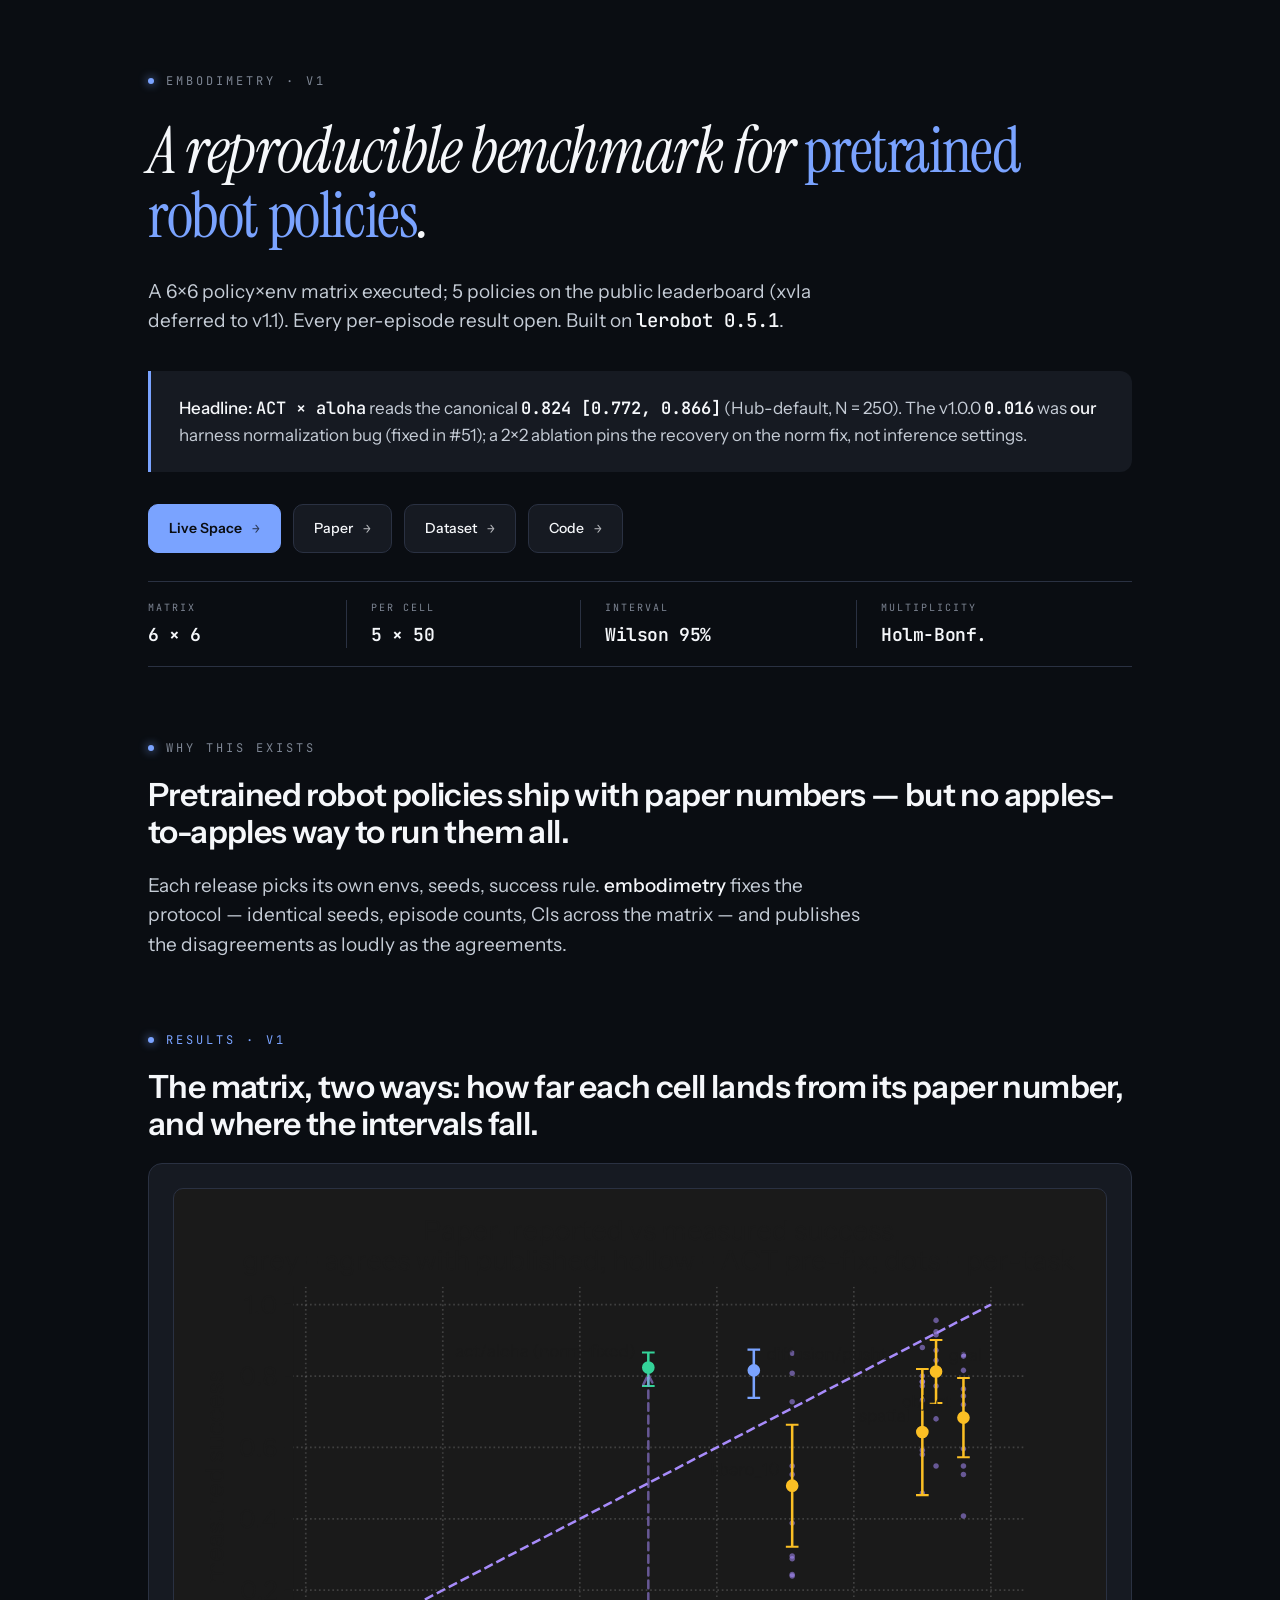
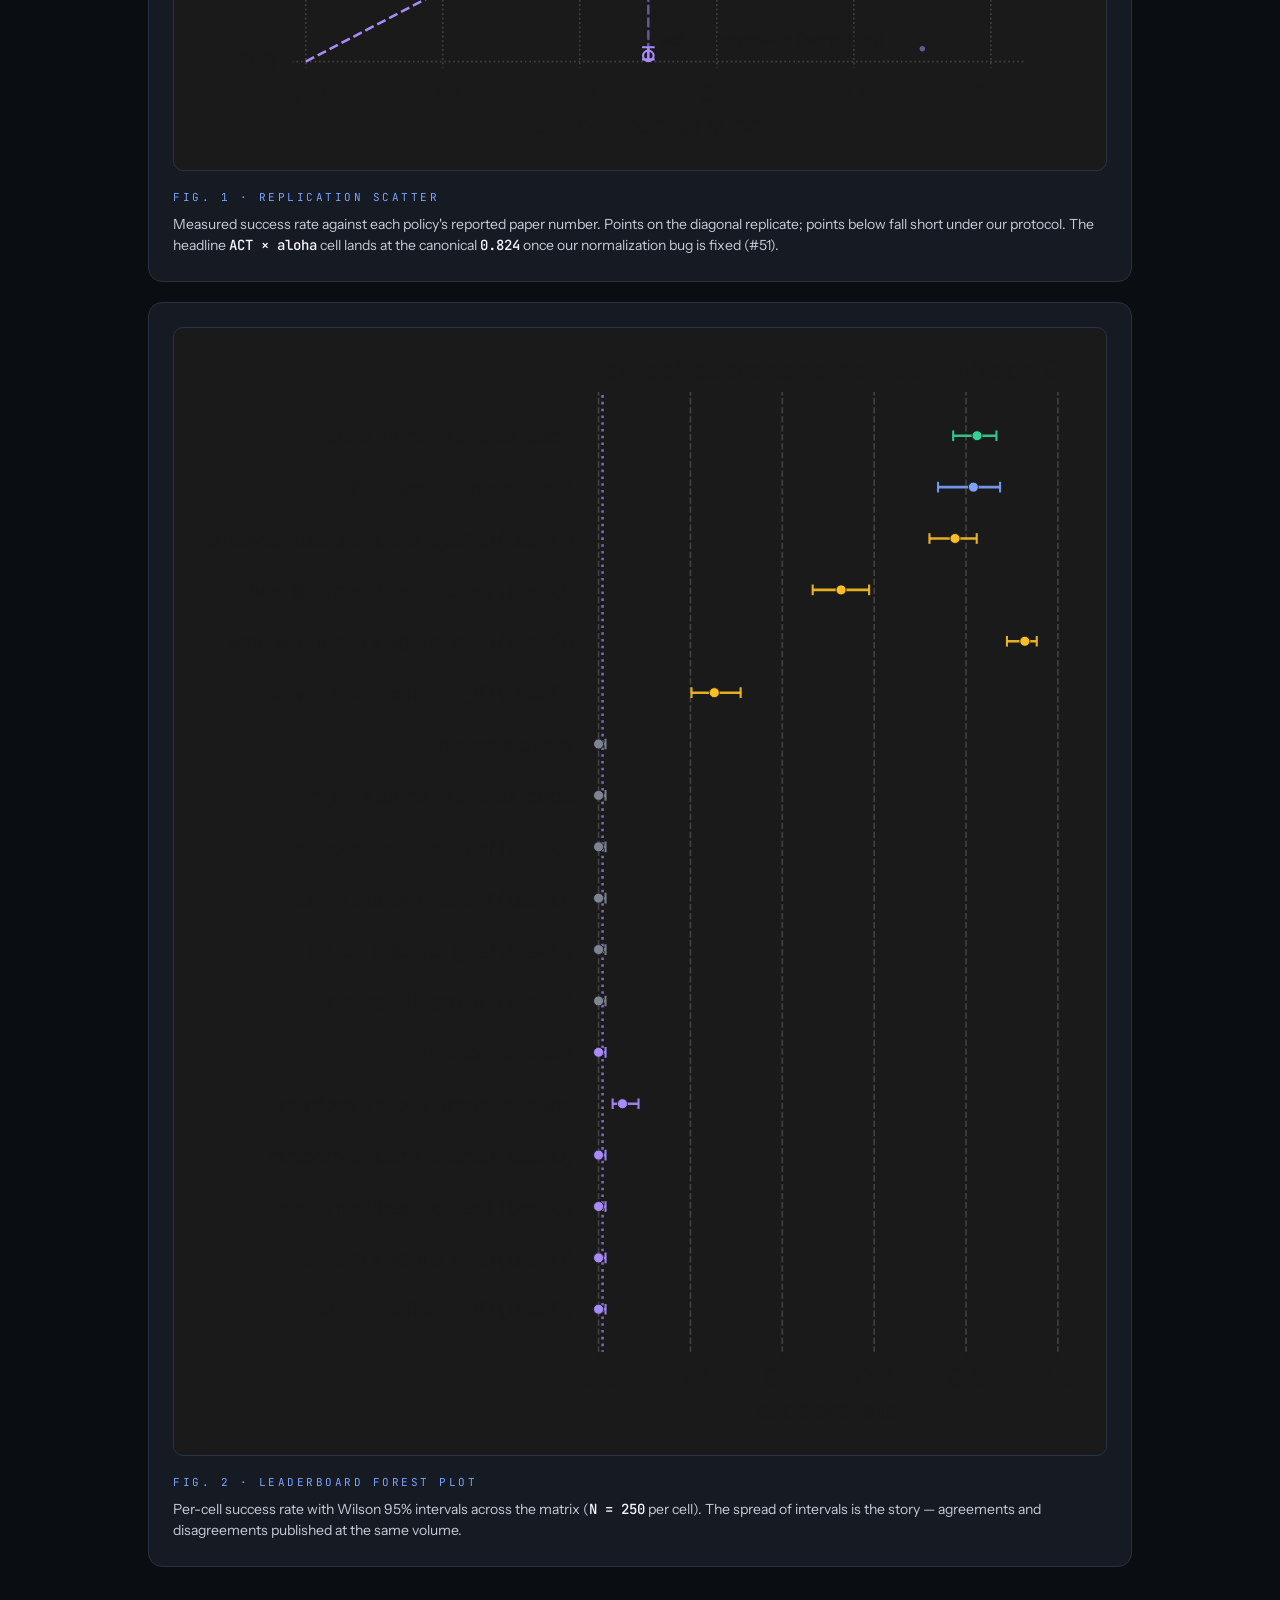
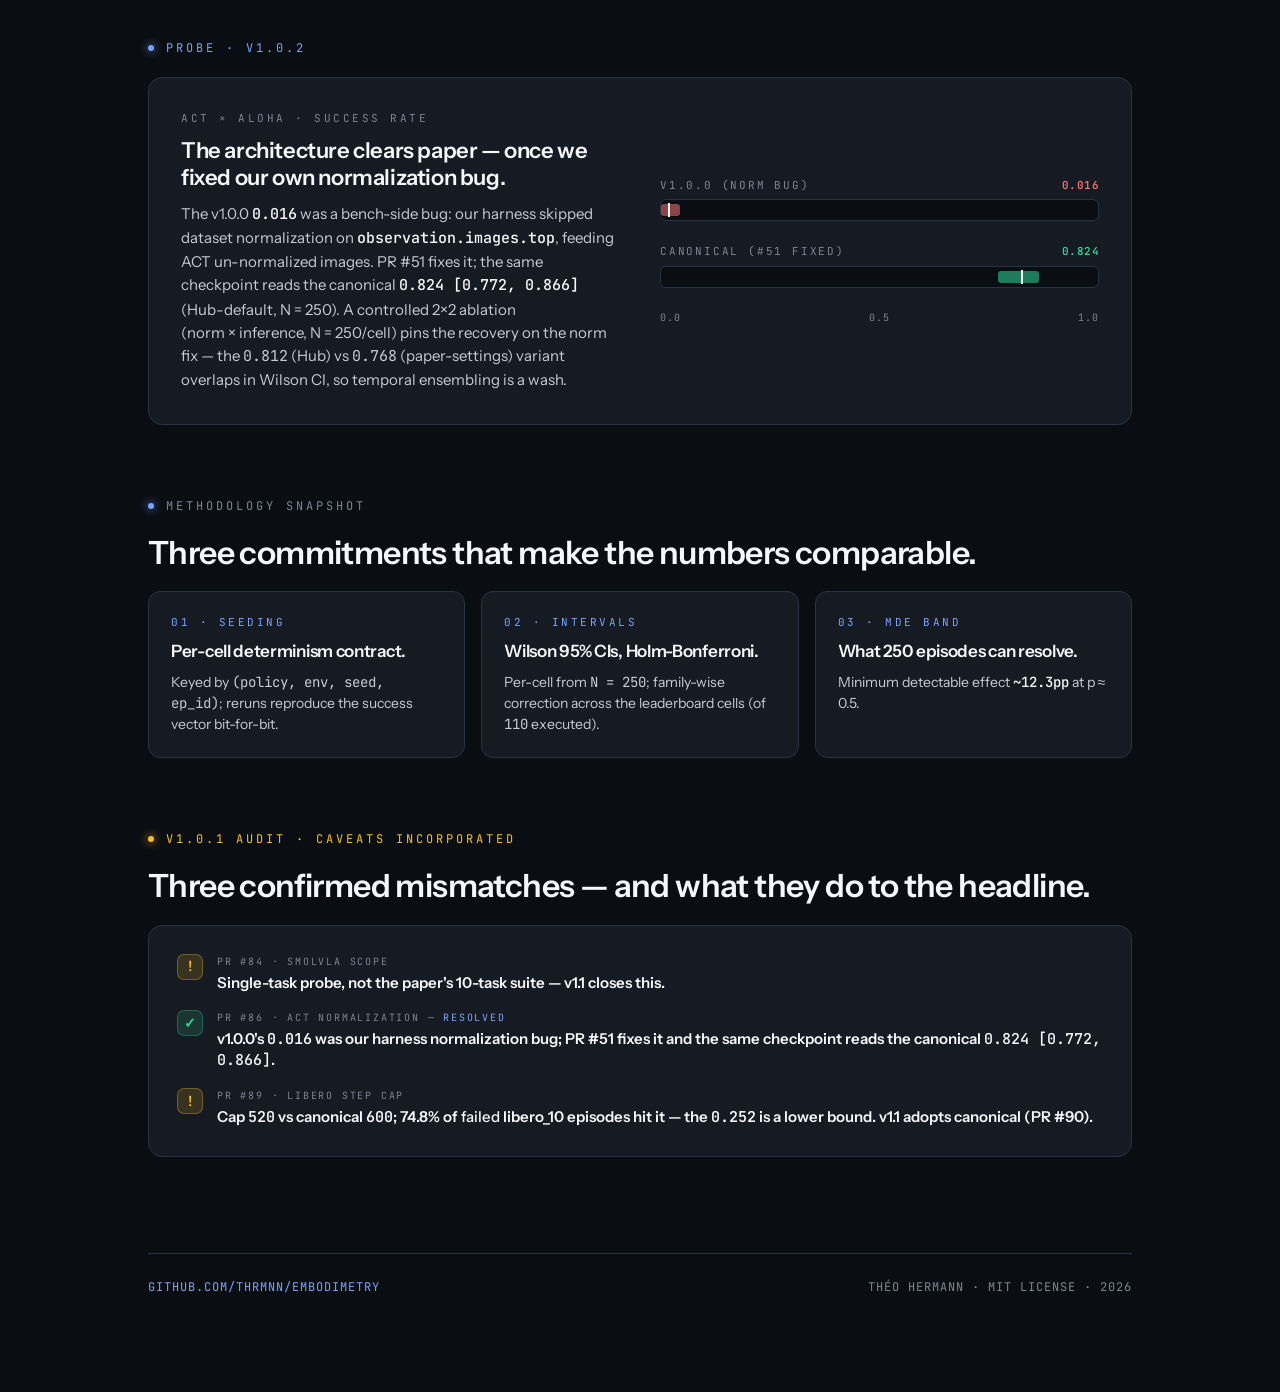
<file: site/index.html>
<!doctype html>
<html lang="en">
<head>
<meta charset="utf-8">
<meta name="viewport" content="width=device-width, initial-scale=1">
<title>embodimetry — a reproducible benchmark for pretrained robot policies</title>
<meta name="description" content="A 6×6 policy×env matrix executed; 5 policies on the public leaderboard (xvla deferred to v1.1). 5 seeds × 50 episodes each, Wilson 95% CIs, every per-episode result open.">
<link rel="preconnect" href="https://fonts.googleapis.com">
<link rel="preconnect" href="https://fonts.gstatic.com" crossorigin>
<link href="https://fonts.googleapis.com/css2?family=Instrument+Sans:ital,wght@0,400..700;1,400..700&family=Instrument+Serif:ital@0;1&family=JetBrains+Mono:wght@400;500;700&display=swap" rel="stylesheet">
<link rel="stylesheet" href="style.css">
</head>
<body>

  <!-- ============================ HERO ============================ -->
  <header class="hero">
    <span class="eyebrow"><span class="dot"></span>embodimetry · v1</span>
    <h1 class="h-1">A reproducible benchmark for <span class="em">pretrained robot policies</span>.</h1>
    <p class="tagline">A 6×6 policy×env matrix executed; 5 policies on the public leaderboard (xvla deferred to v1.1). Every per-episode result open. Built on <span class="mono ink">lerobot 0.5.1</span>.</p>

    <blockquote class="headline-quote">
      <strong class="ink">Headline:</strong>
      <span class="mono ink">ACT × aloha</span> reads the canonical
      <span class="stat">0.824 [0.772, 0.866]</span> (Hub-default, N&nbsp;=&nbsp;250).
      The v1.0.0 <span class="stat">0.016</span> was <em>our</em> harness
      normalization bug (fixed in #51); a 2×2 ablation pins the recovery on the
      norm fix, not inference settings.
    </blockquote>

    <div class="artifacts">
      <a class="btn primary" href="https://huggingface.co/spaces/thrmnn/embodimetry" rel="noopener">Live Space <span class="arrow">→</span></a>
      <a class="btn" href="../paper/main.tex" rel="noopener">Paper <span class="arrow">→</span></a>
      <a class="btn" href="https://huggingface.co/datasets/thrmnn/embodimetry-v1" rel="noopener">Dataset <span class="arrow">→</span></a>
      <a class="btn" href="https://github.com/thrmnn/embodimetry" rel="noopener">Code <span class="arrow">→</span></a>
    </div>

    <div class="badges">
      <div class="cell"><span class="k">Matrix</span><span class="v">6 × 6</span></div>
      <div class="cell"><span class="k">Per cell</span><span class="v">5 × 50</span></div>
      <div class="cell"><span class="k">Interval</span><span class="v">Wilson 95%</span></div>
      <div class="cell"><span class="k">Multiplicity</span><span class="v">Holm-Bonf.</span></div>
    </div>
  </header>

  <!-- ============================ WHY ============================ -->
  <section class="block">
    <span class="eyebrow"><span class="dot"></span>why this exists</span>
    <h2 class="h-2">Pretrained robot policies ship with paper numbers — but no apples-to-apples way to run them all.</h2>
    <p class="body-lg">Each release picks its own envs, seeds, success rule. <em>embodimetry</em> fixes the protocol — identical seeds, episode counts, CIs across the matrix — and publishes the disagreements as loudly as the agreements.</p>
  </section>

  <!-- ============================ RESULTS FIGURES ============================ -->
  <section class="block">
    <span class="eyebrow accent"><span class="dot"></span>results · v1</span>
    <h2 class="h-2">The matrix, two ways: how far each cell lands from its paper number, and where the intervals fall.</h2>

    <figure class="figure-card">
      <div class="figure-frame">
        <img src="assets/replication_scatter.svg" alt="Replication scatter: measured success rate vs. each policy's reported paper number for the 5 leaderboard policies (xvla deferred). The ACT × aloha point sits at the canonical 0.824 on the replication diagonal; the un-normalized v1.0.0 point sat near zero before the norm fix." loading="lazy">
      </div>
      <figcaption>
        <span class="cap-lab">Fig. 1 · Replication scatter</span>
        Measured success rate against each policy's reported paper number. Points on the diagonal replicate; points below fall short under our protocol. The headline <span class="mono ink">ACT × aloha</span> cell lands at the canonical <span class="mono ink">0.824</span> once our normalization bug is fixed (#51).
      </figcaption>
    </figure>

    <figure class="figure-card">
      <div class="figure-frame">
        <img src="assets/forest_plot.svg" alt="Forest plot: per-cell success rate with Wilson 95% confidence intervals for every policy × environment combination in the v1 leaderboard." loading="lazy">
      </div>
      <figcaption>
        <span class="cap-lab">Fig. 2 · Leaderboard forest plot</span>
        Per-cell success rate with Wilson 95% intervals across the matrix (<span class="mono ink">N = 250</span> per cell). The spread of intervals is the story — agreements and disagreements published at the same volume.
      </figcaption>
    </figure>
  </section>

  <!-- ============================ HEADLINE CARD ============================ -->
  <section class="block">
    <span class="eyebrow accent"><span class="dot"></span>probe · v1.0.2</span>
    <article class="finding-card">
      <div>
        <div class="label">ACT × aloha · success rate</div>
        <h3>The architecture clears paper — once we fixed our own normalization bug.</h3>
        <p>The v1.0.0 <span class="mono ink">0.016</span> was a bench-side bug: our harness skipped dataset normalization on <span class="mono ink">observation.images.top</span>, feeding ACT un-normalized images. PR&nbsp;#51 fixes it; the same checkpoint reads the canonical <span class="mono ink">0.824 [0.772, 0.866]</span> (Hub-default, N&nbsp;=&nbsp;250). A controlled 2×2 ablation (norm&nbsp;×&nbsp;inference, N&nbsp;=&nbsp;250/cell) pins the recovery on the norm fix — the <span class="mono">0.812</span>&nbsp;(Hub) vs <span class="mono">0.768</span>&nbsp;(paper-settings) variant overlaps in Wilson CI, so temporal ensembling is a wash.</p>
      </div>
      <div class="ci-chart" aria-label="Confidence interval comparison: buggy normalization vs canonical fixed normalization">
        <div class="ci-row fail">
          <div class="lab"><span>v1.0.0 (norm bug)</span><span class="val">0.016</span></div>
          <div class="ci-track">
            <div class="ci-bar fail" style="left: 0%; right: 95.6%;"></div>
            <div class="ci-point" style="left: 1.6%;"></div>
          </div>
        </div>
        <div class="ci-row ok">
          <div class="lab"><span>Canonical (#51 fixed)</span><span class="val">0.824</span></div>
          <div class="ci-track">
            <div class="ci-bar ok" style="left: 77.2%; right: 13.4%;"></div>
            <div class="ci-point" style="left: 82.4%;"></div>
          </div>
        </div>
        <div class="ci-scale"><span>0.0</span><span>0.5</span><span>1.0</span></div>
      </div>
    </article>
  </section>

  <!-- ============================ METHOD SNAPSHOT ============================ -->
  <section class="block">
    <span class="eyebrow"><span class="dot"></span>methodology snapshot</span>
    <h2 class="h-2">Three commitments that make the numbers comparable.</h2>
    <div class="method-grid">
      <div class="method-item">
        <span class="n">01 · SEEDING</span>
        <h4>Per-cell determinism contract.</h4>
        <p>Keyed by <span class="mono">(policy, env, seed, ep_id)</span>; reruns reproduce the success vector bit-for-bit.</p>
      </div>
      <div class="method-item">
        <span class="n">02 · INTERVALS</span>
        <h4>Wilson 95% CIs, Holm-Bonferroni.</h4>
        <p>Per-cell from <span class="mono">N = 250</span>; family-wise correction across the leaderboard cells (of <span class="mono">110</span> executed).</p>
      </div>
      <div class="method-item">
        <span class="n">03 · MDE BAND</span>
        <h4>What 250 episodes can resolve.</h4>
        <p>Minimum detectable effect <span class="mono ink">~12.3pp</span> at p ≈ 0.5.</p>
      </div>
    </div>
  </section>

  <!-- ============================ AUDIT-AWARE CAVEATS ============================ -->
  <section class="block">
    <span class="eyebrow warm"><span class="dot"></span>v1.0.1 audit · caveats incorporated</span>
    <h2 class="h-2">Three confirmed mismatches — and what they do to the headline.</h2>
    <div class="caveats">
      <div class="caveat warn">
        <div class="glyph">!</div>
        <div class="body-block">
          <span class="lab">PR #84 · SmolVLA scope</span>
          <h5>Single-task probe, not the paper's 10-task suite — v1.1 closes this.</h5>
        </div>
      </div>
      <div class="caveat ok">
        <div class="glyph">✓</div>
        <div class="body-block">
          <span class="lab">PR #86 · ACT normalization — <span class="accent">RESOLVED</span></span>
          <h5>v1.0.0's <span class="mono">0.016</span> was our harness normalization bug; PR&nbsp;#51 fixes it and the same checkpoint reads the canonical <span class="mono ink">0.824 [0.772, 0.866]</span>.</h5>
        </div>
      </div>
      <div class="caveat warn">
        <div class="glyph">!</div>
        <div class="body-block">
          <span class="lab">PR #89 · LIBERO step cap</span>
          <h5>Cap <span class="mono">520</span> vs canonical <span class="mono">600</span>; 74.8% of <em>failed</em> libero_10 episodes hit it — the <span class="mono">0.252</span> is a lower bound. v1.1 adopts canonical (PR #90).</h5>
        </div>
      </div>
    </div>
  </section>

  <!-- ============================ FOOTER ============================ -->
  <footer>
    <span><a href="https://github.com/thrmnn/embodimetry">github.com/thrmnn/embodimetry</a></span>
    <span>Théo Hermann · MIT License · 2026</span>
  </footer>

</body>
</html>
</file>
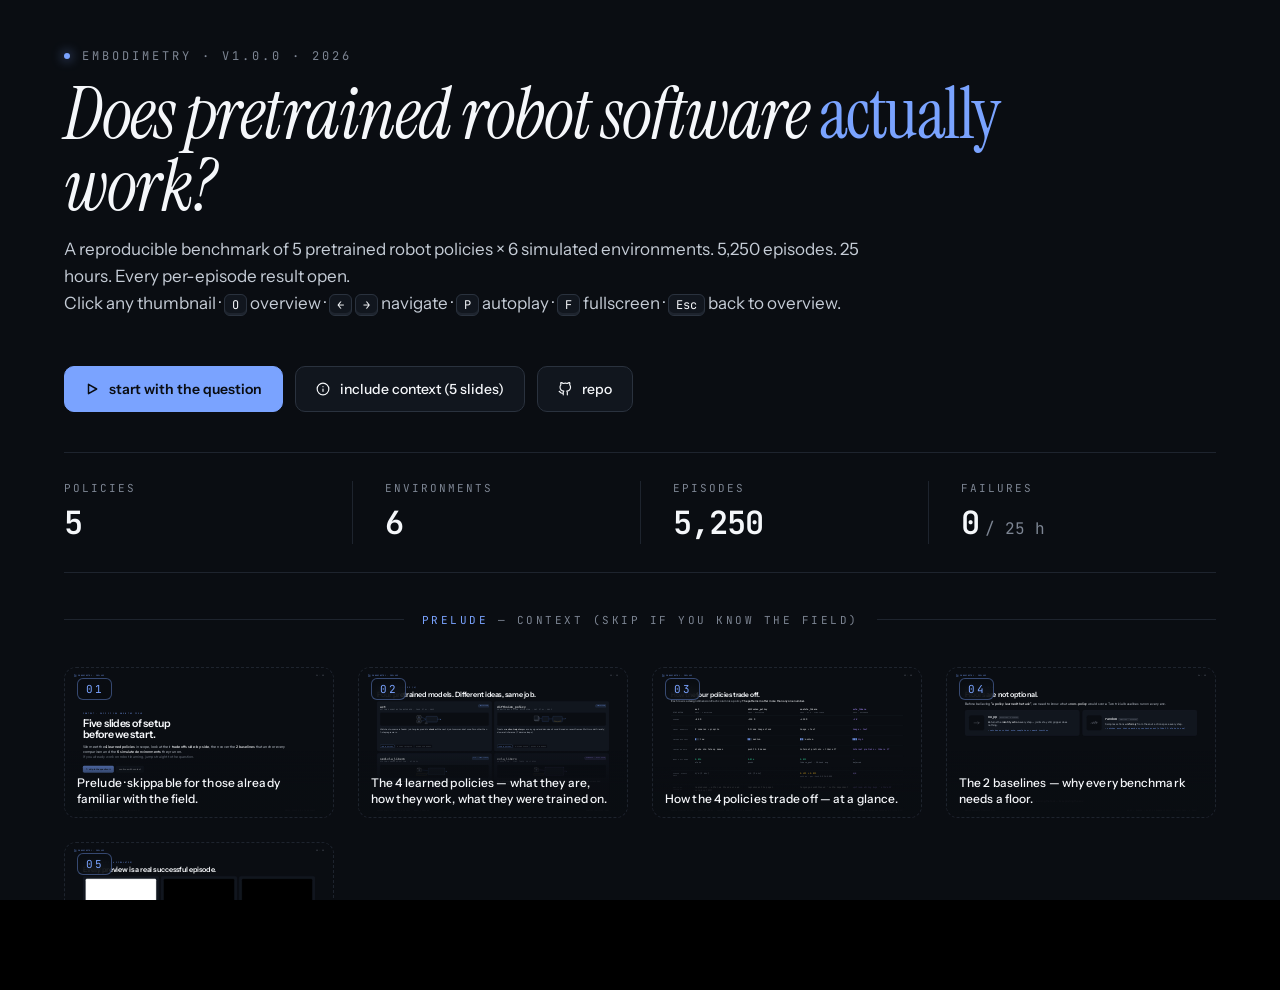
<file: paper/deck/index.html>
<!doctype html>
<html lang="en">
<head>
<meta charset="utf-8">
<meta name="viewport" content="width=1920, initial-scale=1">
<title>embodimetry v1 — does pretrained robot software actually work?</title>
<meta name="description" content="A reproducible benchmark of 5 pretrained robot policies × 6 simulated environments. 5,250 episodes, 25 hours, every per-episode result open.">
<link rel="icon" href="../../docs/assets/mark.svg">
<link rel="preconnect" href="https://fonts.googleapis.com">
<link rel="preconnect" href="https://fonts.gstatic.com" crossorigin>
<link href="https://fonts.googleapis.com/css2?family=Instrument+Sans:ital,wght@0,400..700;1,400..700&family=Instrument+Serif:ital@0;1&family=JetBrains+Mono:wght@400;500;700&display=swap" rel="stylesheet">
<style>
:root{
  --bg:#0a0d12;--ink:#f5f7fa;--dim:#c5ccd6;--mute:#7d8593;
  --line:#1e242e;--line-2:#2a323e;--panel:#11161e;--panel-2:#161c26;
  --accent:#7aa3ff;--accent-soft:#5b8def;
  --ok:#34d399;--warm:#fbbf24;--fail:#f87171;--defer:#a78bfa;
  --sans:'Instrument Sans','Helvetica Neue',Arial,sans-serif;
  --serif:'Instrument Serif','Cambria',Georgia,serif;
  --mono:'JetBrains Mono','SFMono-Regular',Menlo,monospace;
}
*{box-sizing:border-box;margin:0;padding:0;-webkit-font-smoothing:antialiased;text-rendering:optimizeLegibility;}
html,body{background:#000;color:var(--ink);font-family:var(--sans);overflow:hidden;height:100%;font-weight:400;}
body{display:flex;align-items:center;justify-content:center;}

/* ============================ OVERVIEW ============================ */
#overview{position:fixed;inset:0;background:var(--bg);overflow:auto;z-index:1000;padding:48px 64px 96px;display:flex;flex-direction:column;gap:40px;}
#overview.hidden{display:none;}
.ov-head{display:flex;align-items:flex-end;justify-content:space-between;gap:48px;flex-wrap:wrap;}
.ov-head .left{display:flex;flex-direction:column;gap:14px;max-width:980px;}
.ov-eyebrow{font-family:var(--mono);font-size:12px;letter-spacing:3px;text-transform:uppercase;color:var(--mute);display:flex;align-items:center;gap:12px;}
.ov-eyebrow .dot{width:6px;height:6px;border-radius:50%;background:var(--accent);box-shadow:0 0 12px var(--accent);}
.ov-h1{font-family:var(--serif);font-style:italic;font-weight:400;font-size:72px;line-height:1.0;letter-spacing:-1.5px;color:var(--ink);}
.ov-h1 .em{font-style:normal;color:var(--accent);}
.ov-sub{font-size:17px;color:var(--dim);line-height:1.6;max-width:820px;}
.ov-sub kbd{font-family:var(--mono);font-size:12px;padding:2px 7px;border-radius:6px;border:1px solid var(--line-2);background:var(--panel);color:var(--ink);box-shadow:inset 0 -2px 0 var(--line);}
.ov-actions{display:flex;gap:12px;align-items:center;flex-wrap:wrap;}
.ov-actions .btn{font-family:var(--sans);font-weight:500;font-size:14px;padding:13px 20px;border-radius:10px;border:1px solid var(--line-2);background:var(--panel);color:var(--ink);cursor:pointer;display:inline-flex;align-items:center;gap:10px;transition:all .15s ease;text-decoration:none;}
.ov-actions .btn:hover{border-color:var(--accent);background:var(--panel-2);}
.ov-actions .btn.primary{background:var(--accent);border-color:var(--accent);color:#0a0d12;font-weight:600;}
.ov-actions .btn.primary:hover{background:#a3c0ff;border-color:#a3c0ff;}
.ov-actions .btn svg{width:14px;height:14px;}
.ov-meta{display:grid;grid-template-columns:repeat(4,minmax(0,1fr));gap:0;border-top:1px solid var(--line);border-bottom:1px solid var(--line);padding:28px 0;}
.ov-meta .cell{padding:0 32px;border-left:1px solid var(--line);display:flex;flex-direction:column;gap:6px;}
.ov-meta .cell:first-child{border-left:0;padding-left:0;}
.ov-meta .k{font-family:var(--mono);font-size:11px;letter-spacing:2px;text-transform:uppercase;color:var(--mute);}
.ov-meta .v{font-family:var(--mono);font-size:32px;font-weight:600;color:var(--ink);font-feature-settings:"tnum";letter-spacing:-1px;}
.ov-meta .v .unit{font-size:16px;color:var(--mute);font-weight:400;margin-left:6px;letter-spacing:0;}
.ov-section{display:flex;align-items:center;gap:18px;font-family:var(--mono);font-size:11px;letter-spacing:2.5px;text-transform:uppercase;color:var(--mute);}
.ov-section::before,.ov-section::after{content:"";flex:1;height:1px;background:var(--line);}
.ov-section .opt{color:var(--accent);}
.ov-grid{display:grid;grid-template-columns:repeat(5,minmax(0,1fr));gap:24px;align-content:start;}
@media (max-width:1500px){.ov-grid{grid-template-columns:repeat(4,minmax(0,1fr));}}
@media (max-width:1180px){.ov-grid{grid-template-columns:repeat(3,minmax(0,1fr));}}
@media (max-width: 820px){.ov-grid{grid-template-columns:repeat(2,minmax(0,1fr));}}
.ov-cell{position:relative;aspect-ratio:16/9;border:1px solid var(--line);border-radius:12px;overflow:hidden;background:var(--bg);cursor:pointer;padding:0;transition:transform .25s cubic-bezier(.16,1,.3,1),border-color .2s ease,box-shadow .25s ease;display:block;font-family:var(--sans);text-align:left;color:inherit;}
.ov-cell:hover{transform:translateY(-3px);border-color:var(--accent);box-shadow:0 12px 32px rgba(122,163,255,.16);}
.ov-cell:focus-visible{outline:2px solid var(--accent);outline-offset:3px;}
.ov-cell.context{border-style:dashed;}
.ov-cell.rigor{border-color:rgba(251,191,36,.45);}
.ov-frame{position:absolute;inset:0;overflow:hidden;background:var(--bg);}
.ov-inner{width:1920px;height:1080px;transform-origin:top left;pointer-events:none;will-change:transform;}
.ov-tag{position:absolute;top:10px;left:12px;z-index:2;font-family:var(--mono);font-size:11px;letter-spacing:1.5px;color:var(--ink);background:rgba(10,13,18,.78);backdrop-filter:blur(6px);padding:3px 8px;border-radius:6px;border:1px solid rgba(255,255,255,.08);}
.ov-cell.context .ov-tag{color:var(--accent);border-color:rgba(122,163,255,.4);}
.ov-cell.rigor .ov-tag{color:var(--warm);border-color:rgba(251,191,36,.4);}
.ov-cap{position:absolute;bottom:0;left:0;right:0;z-index:2;font-family:var(--sans);font-size:12px;color:var(--ink);background:linear-gradient(180deg,transparent,rgba(10,13,18,.92) 50%);padding:24px 12px 10px;line-height:1.35;letter-spacing:.1px;font-weight:500;}

/* ============================ STAGE ============================ */
#stage{position:relative;width:1920px;height:1080px;transform-origin:center center;background:var(--bg);overflow:hidden;}
.slide{position:absolute;inset:0;padding:96px 128px 112px;display:none;flex-direction:column;animation:fadeIn .4s cubic-bezier(.16,1,.3,1);}
.slide.active{display:flex;}
.slide.center{justify-content:center;}
.slide.dark{background:#000;}
@keyframes fadeIn{from{opacity:0;transform:translateY(8px);}to{opacity:1;transform:none;}}

/* chrome */
.chrome{position:absolute;top:44px;left:64px;right:64px;display:flex;align-items:center;justify-content:space-between;font-family:var(--mono);font-size:12px;color:var(--mute);letter-spacing:2px;text-transform:uppercase;z-index:5;}
.chrome .brand{display:flex;align-items:center;gap:10px;color:var(--dim);}
.chrome .brand svg{width:20px;height:20px;}
.chrome .num{font-family:var(--mono);font-size:12px;color:var(--mute);letter-spacing:2px;font-feature-settings:"tnum";}
.chrome .num .of{color:var(--line-2);margin:0 6px;}
.chrome.context .brand{color:var(--accent);}
.chrome.rigor .brand{color:var(--warm);}

/* type */
.eyebrow{font-family:var(--mono);font-size:13px;letter-spacing:4px;text-transform:uppercase;color:var(--mute);}
.eyebrow.accent{color:var(--accent);}
.eyebrow.warm{color:var(--warm);}
.h-mega{font-family:var(--serif);font-weight:400;font-style:italic;font-size:172px;line-height:.98;letter-spacing:-3px;color:var(--ink);}
.h-mega .em{font-style:normal;color:var(--accent);}
.h-1{font-family:var(--sans);font-weight:600;font-size:96px;line-height:1.03;letter-spacing:-2.5px;color:var(--ink);}
.h-2{font-family:var(--sans);font-weight:600;font-size:68px;line-height:1.08;letter-spacing:-1.5px;color:var(--ink);}
.h-3{font-family:var(--sans);font-weight:600;font-size:44px;line-height:1.15;letter-spacing:-.8px;color:var(--ink);}
.body{font-family:var(--sans);font-weight:400;font-size:24px;line-height:1.5;color:var(--dim);max-width:1200px;}
.body-lg{font-family:var(--sans);font-weight:400;font-size:32px;line-height:1.4;color:var(--dim);max-width:1500px;}
.accent{color:var(--accent);}
.warm{color:var(--warm);}
.ink{color:var(--ink);font-weight:500;}
em{color:var(--ink);font-style:normal;font-weight:500;}
.mono{font-family:var(--mono);font-feature-settings:"tnum";}
.serif-it{font-family:var(--serif);font-style:italic;font-weight:400;}

.stat-mega{font-family:var(--mono);font-size:240px;font-weight:600;line-height:.92;letter-spacing:-8px;font-feature-settings:"tnum";color:var(--ink);}
.stat-mega.fail{color:var(--fail);}
.stat-mega.ok{color:var(--ok);}

/* paired */
.pair{display:grid;grid-template-columns:1fr 1fr;gap:48px;flex:1;align-items:center;margin-top:28px;min-height:0;}
.pair .card{display:flex;flex-direction:column;align-items:center;gap:14px;min-width:0;}
.pair .card .vid-wrap,.pair .card .img-wrap{width:100%;max-width:440px;aspect-ratio:1;border-radius:14px;border:1px solid var(--line-2);background:#000;overflow:hidden;display:flex;}
.pair .card .vid-wrap.light,.pair .card .img-wrap.light{background:#fff;}
.pair .card video,.pair .card img{width:100%;height:100%;object-fit:cover;image-rendering:pixelated;image-rendering:-moz-crisp-edges;}
.pair .card .verdict{font-family:var(--mono);font-size:17px;letter-spacing:2.5px;text-transform:uppercase;color:var(--mute);}
.pair .card .verdict.ok{color:var(--ok);}
.pair .card .verdict.fail{color:var(--fail);}
.pair .card .meta{font-family:var(--mono);font-size:12px;color:var(--mute);letter-spacing:1.5px;text-align:center;}
.pair .card .stat{font-family:var(--mono);font-size:64px;font-weight:600;line-height:1;font-feature-settings:"tnum";letter-spacing:-1.5px;}
.pair .card .stat.ok{color:var(--ok);}
.pair .card .stat.fail{color:var(--fail);}

/* matrix */
.matrix-wrap{display:flex;flex:1;align-items:flex-start;gap:56px;margin-top:20px;min-height:0;}
.matrix{display:grid;grid-template-columns:230px repeat(6,80px);gap:7px;align-items:center;}
.matrix .row-label{font-family:var(--mono);font-size:14px;color:var(--dim);text-align:right;padding-right:10px;}
.matrix .col-label{font-family:var(--mono);font-size:11px;color:var(--mute);letter-spacing:1px;writing-mode:vertical-rl;transform:rotate(180deg);text-align:left;height:120px;}
.matrix .c{height:74px;border-radius:6px;background:var(--line);display:flex;align-items:center;justify-content:center;font-family:var(--mono);font-size:16px;font-weight:600;color:var(--bg);font-feature-settings:"tnum";}
.matrix .c.on{background:var(--accent);color:#0a0d12;}
.matrix .c.def{background:var(--defer);color:#0a0d12;font-size:10px;letter-spacing:1.5px;}
.matrix .c.ok{background:var(--ok);color:#0a0d12;}
.matrix .c.warm{background:var(--warm);color:#0a0d12;}
.matrix .c.fail{background:var(--fail);color:#fff;}
.matrix-key{display:flex;flex-direction:column;gap:9px;font-family:var(--mono);font-size:11px;color:var(--mute);letter-spacing:1.5px;text-transform:uppercase;}
.matrix-key .sw{display:inline-block;width:14px;height:14px;border-radius:3px;vertical-align:-2px;margin-right:8px;}

/* policy-as-function flow */
.flow{display:flex;align-items:center;justify-content:center;gap:18px;margin-top:36px;flex:1;min-height:0;}
.flow .step{display:flex;flex-direction:column;align-items:center;gap:14px;flex:0 0 240px;}
.flow .step .box{width:240px;height:180px;border:1px solid var(--line-2);border-radius:16px;background:var(--panel);display:flex;align-items:center;justify-content:center;position:relative;overflow:hidden;}
.flow .step .box svg{width:110px;height:110px;}
.flow .step .lbl{font-family:var(--mono);font-size:13px;color:var(--mute);letter-spacing:2px;text-transform:uppercase;}
.flow .step .sub{font-family:var(--mono);font-size:11px;color:var(--mute);letter-spacing:1.5px;}
.flow .arrow{font-family:var(--mono);font-size:32px;color:var(--accent);font-weight:300;}

/* code */
pre.code{font-family:var(--mono);font-size:20px;line-height:1.6;color:var(--dim);background:var(--panel);border:1px solid var(--line-2);border-radius:14px;padding:32px 40px;margin-top:24px;}
pre.code .k{color:var(--accent);}
pre.code .s{color:var(--ok);}
pre.code .c{color:var(--mute);font-style:italic;}
pre.code .v{color:var(--ink);}

/* tiles */
.tiles{display:grid;grid-template-columns:repeat(4,1fr);gap:20px;margin-top:36px;flex:1;align-content:start;min-height:0;}
.tile{background:var(--panel);border:1px solid var(--line-2);border-radius:16px;padding:30px 24px;display:flex;flex-direction:column;gap:14px;min-height:300px;transition:border-color .2s ease,transform .2s ease;}
.tile:hover{border-color:var(--accent);transform:translateY(-2px);}
.tile .icon{width:44px;height:44px;border-radius:12px;background:rgba(122,163,255,.12);border:1px solid rgba(122,163,255,.32);display:flex;align-items:center;justify-content:center;}
.tile .icon svg{width:22px;height:22px;color:var(--accent);}
.tile .name{font-family:var(--sans);font-size:21px;font-weight:600;color:var(--ink);line-height:1.2;}
.tile .desc{font-family:var(--sans);font-size:15px;color:var(--dim);line-height:1.55;}
.tile .url{font-family:var(--mono);font-size:13px;color:var(--accent);word-break:break-all;margin-top:auto;letter-spacing:.2px;}

/* foot */
.foot{position:absolute;bottom:48px;left:128px;right:128px;display:flex;justify-content:space-between;align-items:baseline;gap:24px;font-family:var(--mono);font-size:12px;color:var(--mute);letter-spacing:1px;padding-top:14px;border-top:1px solid var(--line);text-transform:uppercase;}
.foot .src{color:var(--mute);text-align:right;}

/* three-card */
.three{display:grid;grid-template-columns:repeat(3,1fr);gap:24px;margin-top:36px;flex:1;align-content:start;min-height:0;}
.three .item{display:flex;flex-direction:column;gap:12px;padding:28px 24px;background:var(--panel);border:1px solid var(--line);border-radius:14px;}
.three .item .n{font-family:var(--mono);font-size:12px;letter-spacing:3px;color:var(--accent);}
.three .item h4{font-family:var(--sans);font-size:26px;font-weight:600;color:var(--ink);line-height:1.18;letter-spacing:-.4px;}
.three .item p{font-family:var(--sans);font-size:16px;color:var(--dim);line-height:1.55;}

/* delta-table */
.delta-table{margin-top:24px;width:100%;border-collapse:collapse;}
.delta-table th{font-family:var(--mono);font-size:12px;color:var(--mute);letter-spacing:2px;text-transform:uppercase;text-align:left;padding:12px 18px;border-bottom:1px solid var(--line);font-weight:400;}
.delta-table th:last-child{text-align:right;}
.delta-table td{font-family:var(--mono);font-size:26px;color:var(--ink);padding:14px 18px;border-bottom:1px solid var(--line);font-feature-settings:"tnum";}
.delta-table td.policy{font-family:var(--mono);font-size:19px;color:var(--dim);}
.delta-table td.paper{color:var(--mute);}
.delta-table td.measured{font-weight:600;}
.delta-table td.measured.bad{color:var(--fail);}
.delta-table td.measured.warn{color:var(--warm);}
.delta-table td.measured.ok{color:var(--ok);}
.delta-table td.delta{font-family:var(--mono);font-size:19px;text-align:right;color:var(--mute);}
.delta-table tr:last-child td{border:0;}

/* controls */
#controls{position:fixed;bottom:14px;left:50%;transform:translateX(-50%);display:flex;gap:4px;align-items:center;background:rgba(10,13,18,.92);border:1px solid var(--line-2);border-radius:999px;padding:6px 10px;font-family:var(--mono);font-size:12px;color:var(--mute);z-index:100;backdrop-filter:blur(10px);}
#controls.hidden{display:none;}
#controls button{background:transparent;border:0;color:var(--mute);cursor:pointer;font-family:var(--mono);font-size:12px;padding:6px 10px;border-radius:999px;display:inline-flex;align-items:center;gap:6px;line-height:1;}
#controls button:hover{color:var(--ink);background:rgba(255,255,255,.05);}
#controls button.on{color:var(--accent);}
#controls .counter{color:var(--ink);padding:0 12px;font-feature-settings:"tnum";letter-spacing:1px;min-width:64px;text-align:center;}
#controls .sep{color:var(--line-2);}
#progress{position:fixed;top:0;left:0;height:2px;background:var(--accent);width:0%;transition:width .3s ease;z-index:101;}
#progress.hidden{display:none;}

/* fig embed */
.fig-embed{display:flex;flex:1;align-items:center;justify-content:center;margin-top:20px;background:#fafafa;border-radius:14px;padding:20px;overflow:hidden;min-height:0;}
.fig-embed img{max-width:100%;max-height:100%;object-fit:contain;}
.hero-single{flex:1;display:flex;align-items:center;justify-content:center;margin-top:20px;min-height:0;}
.hero-single img,.hero-single video{max-height:100%;max-width:100%;object-fit:contain;border-radius:14px;border:1px solid var(--line-2);image-rendering:pixelated;image-rendering:-moz-crisp-edges;}

/* terminal */
.term{background:#000;border:1px solid var(--line-2);border-radius:14px;font-family:var(--mono);font-size:20px;color:var(--ink);padding:28px 36px;margin-top:24px;}
.term .prompt{color:var(--accent);}
.term .comment{color:var(--mute);}
.term .ok{color:var(--ok);}
.term .line{margin:5px 0;line-height:1.5;}

/* split */
.split{display:grid;grid-template-columns:440px 1fr;gap:48px;flex:1;align-items:center;margin-top:24px;min-height:0;}
.split.wide{grid-template-columns:480px 1fr;}
.split .imcard{display:flex;flex-direction:column;align-items:center;gap:12px;min-width:0;}
.split .imcard .vid-wrap,.split .imcard .img-wrap{width:100%;aspect-ratio:1;border-radius:14px;border:1px solid var(--line-2);background:#000;overflow:hidden;display:flex;}
.split .imcard .vid-wrap.light,.split .imcard .img-wrap.light{background:#fff;}
.split .imcard video,.split .imcard img{width:100%;height:100%;object-fit:cover;image-rendering:pixelated;image-rendering:-moz-crisp-edges;}
.split .imcard .meta{font-family:var(--mono);font-size:12px;color:var(--mute);letter-spacing:1.5px;text-align:center;}
.split .body-block{display:flex;flex-direction:column;gap:18px;min-width:0;}
.split .bug{display:flex;flex-direction:column;gap:4px;}
.split .bug .lab{font-family:var(--mono);font-size:11px;letter-spacing:2.5px;text-transform:uppercase;}
.split .bug .lab.ok{color:var(--ok);}
.split .bug .lab.fail{color:var(--fail);}
.split .bug p{font-family:var(--sans);font-size:18px;color:var(--dim);line-height:1.5;}

/* cold open atmospheric */
.cold-bg{position:absolute;inset:0;display:grid;grid-template-columns:repeat(6,1fr);grid-template-rows:repeat(3,1fr);opacity:.09;pointer-events:none;z-index:0;}
.cold-bg img,.cold-bg video{width:100%;height:100%;object-fit:cover;image-rendering:pixelated;image-rendering:-moz-crisp-edges;filter:grayscale(.7) contrast(1.05);}
.cold-content{position:relative;z-index:1;}

.title-block{display:flex;flex-direction:column;gap:14px;flex:0 0 auto;}
.title-block .eyebrow{margin-bottom:4px;}

/* ======================= CONTEXT POLICY/ENV CARDS ======================= */
.cards-grid{display:grid;gap:18px;flex:1;align-content:start;min-height:0;}
.cards-grid.cols-2{grid-template-columns:repeat(2,1fr);}
.cards-grid.cols-3{grid-template-columns:repeat(3,1fr);}

/* policy-card (richer than card-x): top-row svg + body + footer specs */
.pcard{
  display:flex;flex-direction:column;gap:12px;
  padding:24px 22px;background:var(--panel);border:1px solid var(--line);border-radius:14px;
  min-height:0;
}
.pcard .pcard-top{display:flex;align-items:flex-start;justify-content:space-between;gap:12px;}
.pcard .pcard-top .label{display:flex;flex-direction:column;gap:4px;}
.pcard .name{font-family:var(--mono);font-size:21px;color:var(--ink);font-weight:600;letter-spacing:-.2px;}
.pcard .sub{font-family:var(--mono);font-size:11px;color:var(--mute);letter-spacing:1.5px;text-transform:uppercase;}
.pcard .tag{font-family:var(--mono);font-size:9px;letter-spacing:1.5px;text-transform:uppercase;padding:3px 7px;border-radius:4px;background:rgba(122,163,255,.12);color:var(--accent);border:1px solid rgba(122,163,255,.3);white-space:nowrap;}
.pcard .tag.def{background:rgba(167,139,250,.12);color:var(--defer);border-color:rgba(167,139,250,.3);}
.pcard .tag.base{background:rgba(125,133,147,.12);color:var(--mute);border-color:rgba(125,133,147,.3);}
.pcard .arch{
  display:flex;align-items:center;justify-content:center;gap:8px;
  background:var(--bg);border:1px solid var(--line);border-radius:10px;
  padding:10px 14px;height:96px;
}
.pcard .arch svg{height:100%;width:auto;max-width:100%;}
.pcard p{font-family:var(--sans);font-size:15px;color:var(--dim);line-height:1.5;}
.pcard p .ink{color:var(--ink);font-weight:500;}
.pcard .specs{display:flex;gap:8px;flex-wrap:wrap;margin-top:auto;}
.pcard .specs span{font-family:var(--mono);font-size:10px;color:var(--mute);letter-spacing:1px;padding:3px 8px;border-radius:4px;background:var(--bg);border:1px solid var(--line);}
.pcard .specs span.hi{color:var(--accent);border-color:rgba(122,163,255,.3);}

/* baseline card — simpler, no arch diagram */
.bcard{
  display:flex;gap:24px;align-items:center;
  padding:32px 28px;background:var(--panel);border:1px solid var(--line);border-radius:14px;
}
.bcard .icon{
  flex:0 0 110px;height:110px;border-radius:14px;background:var(--bg);
  display:flex;align-items:center;justify-content:center;border:1px solid var(--line);
}
.bcard .icon svg{width:64px;height:64px;color:var(--mute);}
.bcard .right{display:flex;flex-direction:column;gap:8px;min-width:0;}
.bcard .top{display:flex;align-items:baseline;gap:12px;flex-wrap:wrap;}
.bcard .name{font-family:var(--mono);font-size:24px;color:var(--ink);font-weight:600;}
.bcard .tag{font-family:var(--mono);font-size:9px;letter-spacing:1.5px;text-transform:uppercase;padding:2px 7px;border-radius:4px;background:rgba(125,133,147,.15);color:var(--mute);border:1px solid rgba(125,133,147,.3);}
.bcard p{font-family:var(--sans);font-size:18px;color:var(--dim);line-height:1.5;max-width:760px;}
.bcard .why{font-family:var(--mono);font-size:13px;color:var(--accent);letter-spacing:.3px;}

/* env card — video + below text */
.ecard{
  display:flex;flex-direction:column;gap:10px;
  padding:18px 18px;background:var(--panel);border:1px solid var(--line);border-radius:14px;
  min-height:0;
}
.ecard .vid-thumb{width:100%;aspect-ratio:1;border-radius:10px;border:1px solid var(--line-2);background:#000;overflow:hidden;display:flex;}
.ecard .vid-thumb.light{background:#fff;}
.ecard .vid-thumb video,.ecard .vid-thumb img{width:100%;height:100%;object-fit:cover;image-rendering:pixelated;image-rendering:-moz-crisp-edges;}
.ecard .head{display:flex;align-items:baseline;justify-content:space-between;gap:8px;}
.ecard .name{font-family:var(--mono);font-size:18px;color:var(--ink);font-weight:600;letter-spacing:-.2px;}
.ecard .meta{font-family:var(--mono);font-size:10px;color:var(--mute);letter-spacing:1.5px;text-transform:uppercase;}
.ecard p{font-family:var(--sans);font-size:14px;color:var(--dim);line-height:1.5;}
.ecard p .ink{color:var(--ink);font-weight:500;}

/* methodology audit list */
.audit-list{display:flex;flex-direction:column;gap:10px;flex:1;align-content:start;min-height:0;overflow:hidden;}
.audit{
  display:flex;gap:14px;align-items:flex-start;
  padding:14px 18px;background:var(--panel);border:1px solid var(--line);border-radius:12px;
}
.audit .glyph{
  flex:0 0 28px;height:28px;border-radius:50%;display:flex;align-items:center;justify-content:center;
  font-family:var(--mono);font-size:15px;font-weight:600;margin-top:2px;
}
.audit.ok .glyph{background:rgba(52,211,153,.15);color:var(--ok);border:1px solid rgba(52,211,153,.3);}
.audit.warn .glyph{background:rgba(251,191,36,.15);color:var(--warm);border:1px solid rgba(251,191,36,.3);}
.audit .body-block{flex:1;min-width:0;display:flex;flex-direction:column;gap:3px;}
.audit .lab{font-family:var(--mono);font-size:10px;letter-spacing:1.8px;text-transform:uppercase;color:var(--mute);}
.audit h5{font-family:var(--sans);font-size:16px;color:var(--ink);font-weight:600;line-height:1.22;}
.audit p{font-family:var(--sans);font-size:13px;color:var(--dim);line-height:1.45;}

/* scatter */
.scatter-wrap{display:flex;flex:1;align-items:center;justify-content:center;margin-top:20px;min-height:0;}

/* ============ tradeoff comparison table (slide C3) ============ */
.tradeoff-table{
  margin-top:20px;width:100%;border-collapse:separate;border-spacing:0;
  font-family:var(--mono);flex:1;min-height:0;
  table-layout:fixed;
}
.tradeoff-table thead th{
  font-weight:400;letter-spacing:1.5px;text-transform:uppercase;color:var(--mute);
  padding:14px 14px;border-bottom:1px solid var(--line-2);text-align:left;font-size:11px;
  vertical-align:bottom;
}
.tradeoff-table thead th.dim-h{width:160px;}
.tradeoff-table thead th.policy-h{
  color:var(--ink);font-family:var(--mono);font-weight:600;font-size:15px;letter-spacing:-.2px;
  text-transform:none;
}
.tradeoff-table thead th.policy-h .y{color:var(--mute);font-weight:400;font-size:10px;letter-spacing:1.5px;text-transform:uppercase;display:block;margin-top:4px;}
.tradeoff-table thead th.policy-h.def{color:var(--defer);}
.tradeoff-table tbody td{
  padding:14px 14px;border-bottom:1px solid var(--line);
  font-size:15px;color:var(--ink);font-family:var(--mono);vertical-align:top;
}
.tradeoff-table tbody td.dim{
  color:var(--mute);font-size:10px;letter-spacing:2px;text-transform:uppercase;
  font-family:var(--mono);padding-top:18px;
}
.tradeoff-table tbody td .num{font-family:var(--mono);font-feature-settings:"tnum";}
.tradeoff-table tbody td .lo{color:var(--mute);font-size:13px;display:block;margin-top:2px;}
.tradeoff-table tbody td.v-ok{color:var(--ok);}
.tradeoff-table tbody td.v-warm{color:var(--warm);}
.tradeoff-table tbody td.v-fail{color:var(--fail);}
.tradeoff-table tbody td.v-def{color:var(--defer);font-style:italic;}
.tradeoff-table tbody td.v-mute{color:var(--mute);font-style:italic;}
.tradeoff-table tbody tr:last-child td{border:0;}

/* cost bars in the tradeoff table */
.cost-bar{display:inline-flex;gap:3px;vertical-align:middle;margin-right:8px;}
.cost-bar i{width:8px;height:14px;border-radius:1px;background:var(--line-2);}
.cost-bar i.on{background:var(--accent);}
</style>
</head>
<body>

<!--
  ╔══════════════════════════════════════════════════════════════════════════╗
  ║  REUSABLE POLICY-DIAGRAM PRIMITIVES                                       ║
  ║  See docs/POLICY_DIAGRAM_GUIDE.md for how to add a new policy.            ║
  ║  Each symbol below has its own viewBox; use it via <use href="#prim-X"   ║
  ║  x=… y=… width=… height=…/>.                                              ║
  ╚══════════════════════════════════════════════════════════════════════════╝
-->
<svg style="position:absolute;width:0;height:0;overflow:hidden" aria-hidden="true">
  <defs>
    <marker id="pa" viewBox="0 0 8 8" refX="5" refY="4" markerWidth="6" markerHeight="6" orient="auto">
      <path d="M0 0L8 4L0 8z" fill="#7aa3ff"/>
    </marker>

    <!-- camera (single eye) — input modality: vision -->
    <symbol id="prim-camera" viewBox="0 0 50 50">
      <g stroke="#c5ccd6" stroke-width="1.6" fill="none" stroke-linecap="round" stroke-linejoin="round">
        <rect x="3" y="10" width="44" height="32" rx="4"/>
        <path d="M16 10l3-5h12l3 5"/>
        <circle cx="25" cy="26" r="7"/>
        <circle cx="25" cy="26" r="3.5" fill="#7aa3ff" stroke="none"/>
      </g>
    </symbol>

    <!-- camera stack (3 stacked frames) — vision with temporal window -->
    <symbol id="prim-camera-stack" viewBox="0 0 50 50">
      <g stroke="#c5ccd6" stroke-width="1.4" fill="#11161e">
        <rect x="14" y="14" width="32" height="32" rx="3"/>
        <rect x="10" y="10" width="32" height="32" rx="3"/>
        <rect x="6"  y="6"  width="32" height="32" rx="3"/>
      </g>
      <circle cx="22" cy="22" r="4" fill="#7aa3ff" stroke="none"/>
    </symbol>

    <!-- language bubble — modality: NL goal -->
    <symbol id="prim-language" viewBox="0 0 100 24">
      <rect x="0" y="0" width="100" height="24" rx="6" fill="#11161e" stroke="#fbbf24" stroke-width="1.2"/>
      <text x="50" y="16" text-anchor="middle" font-family="Instrument Serif" font-size="11" fill="#fbbf24" font-style="italic">"task instruction"</text>
    </symbol>

    <!-- generic transformer block (encoder + decoder) -->
    <symbol id="prim-transformer" viewBox="0 0 120 60">
      <rect x="0" y="0" width="120" height="60" rx="9" fill="#11161e" stroke="#7aa3ff" stroke-width="1.4"/>
      <text x="60" y="26" text-anchor="middle" font-family="Instrument Sans" font-size="13" font-weight="600" fill="#f5f7fa">transformer</text>
      <text x="60" y="44" text-anchor="middle" font-family="JetBrains Mono" font-size="10" fill="#c5ccd6">enc + dec</text>
    </symbol>

    <!-- VLA block (ViT + LM + action head) -->
    <symbol id="prim-vit-lm" viewBox="0 0 160 70">
      <rect x="0" y="0" width="160" height="70" rx="10" fill="#11161e" stroke="#7aa3ff" stroke-width="1.4"/>
      <text x="80" y="30" text-anchor="middle" font-family="Instrument Sans" font-size="14" font-weight="600" fill="#f5f7fa">VLA</text>
      <text x="80" y="50" text-anchor="middle" font-family="JetBrains Mono" font-size="9" fill="#7d8593">ViT + LM + action head</text>
    </symbol>

    <!-- VLA block — large variant (use for XVLA, pi-family) -->
    <symbol id="prim-vit-lm-lg" viewBox="0 0 180 80">
      <rect x="0" y="0" width="180" height="80" rx="12" fill="#11161e" stroke="#a78bfa" stroke-width="1.6"/>
      <text x="90" y="34" text-anchor="middle" font-family="Instrument Sans" font-size="16" font-weight="700" fill="#f5f7fa">VLA-XL</text>
      <text x="90" y="54" text-anchor="middle" font-family="JetBrains Mono" font-size="9" fill="#a78bfa">larger backbone</text>
      <text x="90" y="70" text-anchor="middle" font-family="JetBrains Mono" font-size="8" fill="#7d8593">action head w/ chunked layout</text>
    </symbol>

    <!-- diffusion conditional U-Net with denoise loop -->
    <symbol id="prim-diffusion" viewBox="0 0 110 64">
      <rect x="0" y="0" width="110" height="64" rx="9" fill="#11161e" stroke="#7aa3ff" stroke-width="1.4"/>
      <text x="55" y="24" text-anchor="middle" font-family="Instrument Sans" font-size="12" font-weight="600" fill="#f5f7fa">cond. U-Net</text>
      <text x="55" y="40" text-anchor="middle" font-family="JetBrains Mono" font-size="9" fill="#7d8593">denoise · T steps</text>
      <path d="M12 52 Q55 64 98 52" stroke="#fbbf24" stroke-width="1.4" fill="none" marker-end="url(#pa)"/>
    </symbol>

    <!-- action chunk output -->
    <symbol id="prim-action-chunk" viewBox="0 0 70 36">
      <g font-family="JetBrains Mono" font-size="13" fill="#7aa3ff">
        <text x="2" y="16">a₁</text>
        <text x="20" y="16">a₂</text>
        <text x="38" y="16">…</text>
        <text x="52" y="16">aₖ</text>
      </g>
      <text x="35" y="32" text-anchor="middle" font-family="JetBrains Mono" font-size="9" fill="#7d8593">chunk</text>
    </symbol>

    <!-- action trajectory output -->
    <symbol id="prim-action-traj" viewBox="0 0 50 36">
      <text x="25" y="16" text-anchor="middle" font-family="JetBrains Mono" font-size="13" fill="#7aa3ff">a₁..ₖ</text>
      <text x="25" y="32" text-anchor="middle" font-family="JetBrains Mono" font-size="9" fill="#7d8593">trajectory</text>
    </symbol>

    <!-- proprioception input (joint angles) -->
    <symbol id="prim-proprio" viewBox="0 0 60 30">
      <g stroke="#c5ccd6" stroke-width="1.4" fill="none" stroke-linecap="round">
        <rect x="2" y="12" width="20" height="6" rx="2"/>
        <line x1="26" y1="15" x2="58" y2="15" stroke-dasharray="3 3"/>
      </g>
      <text x="30" y="28" text-anchor="middle" font-family="JetBrains Mono" font-size="9" fill="#7d8593">proprio</text>
    </symbol>

    <!-- brand chrome-mark (chart-bar) — hoisted, reused in .brand headers -->
    <symbol id="chrome-mark" viewBox="0 0 128 128" fill="none" stroke="currentColor" stroke-width="10" stroke-linecap="round" stroke-linejoin="round"><rect x="6" y="6" width="116" height="116" rx="22"/><line x1="34" y1="92" x2="34" y2="74"/><line x1="64" y1="92" x2="64" y2="58"/><line x1="94" y1="92" x2="94" y2="42"/></symbol>
  </defs>
</svg>

<!-- ============================================================== -->
<!-- OVERVIEW -->
<!-- ============================================================== -->
<div id="overview">
  <header class="ov-head">
    <div class="left">
      <div class="ov-eyebrow"><span class="dot"></span>embodimetry · v1.0.0 · 2026</div>
      <h1 class="ov-h1">Does pretrained robot software <span class="em">actually</span> work?</h1>
      <div class="ov-sub">
        A reproducible benchmark of 5 pretrained robot policies × 6 simulated environments.
        5,250 episodes. 25 hours. Every per-episode result open.<br>
        Click any thumbnail · <kbd>O</kbd> overview · <kbd>←</kbd> <kbd>→</kbd> navigate · <kbd>P</kbd> autoplay · <kbd>F</kbd> fullscreen · <kbd>Esc</kbd> back to overview.
      </div>
    </div>
    <div class="ov-actions">
      <button class="btn primary" id="enterMainBtn">
        <svg viewBox="0 0 24 24" fill="none" stroke="currentColor" stroke-width="2.5" stroke-linecap="round" stroke-linejoin="round"><polygon points="6 4 20 12 6 20 6 4"/></svg>
        start with the question
      </button>
      <button class="btn" id="enterContextBtn">
        <svg viewBox="0 0 24 24" fill="none" stroke="currentColor" stroke-width="2" stroke-linecap="round" stroke-linejoin="round"><circle cx="12" cy="12" r="10"/><path d="M12 16v-4"/><path d="M12 8h.01"/></svg>
        include context (5 slides)
      </button>
      <a class="btn" href="https://github.com/thrmnn/embodimetry" target="_blank" rel="noopener">
        <svg viewBox="0 0 24 24" fill="none" stroke="currentColor" stroke-width="2" stroke-linecap="round" stroke-linejoin="round"><path d="M9 19c-5 1.5-5-2.5-7-3m14 6v-3.87a3.37 3.37 0 0 0-.94-2.61c3.14-.35 6.44-1.54 6.44-7A5.44 5.44 0 0 0 20 4.77 5.07 5.07 0 0 0 19.91 1S18.73.65 16 2.48a13.38 13.38 0 0 0-7 0C6.27.65 5.09 1 5.09 1A5.07 5.07 0 0 0 5 4.77a5.44 5.44 0 0 0-1.5 3.78c0 5.42 3.3 6.61 6.44 7A3.37 3.37 0 0 0 9 18.13V22"/></svg>
        repo
      </a>
    </div>
  </header>

  <div class="ov-meta">
    <div class="cell"><span class="k">policies</span><span class="v">5</span></div>
    <div class="cell"><span class="k">environments</span><span class="v">6</span></div>
    <div class="cell"><span class="k">episodes</span><span class="v">5,250</span></div>
    <div class="cell"><span class="k">failures</span><span class="v">0<span class="unit">/ 25 h</span></span></div>
  </div>

  <div class="ov-section"><span><span class="opt">prelude</span> — context (skip if you know the field)</span></div>
  <div class="ov-grid" id="ovContextGrid"></div>

  <div class="ov-section"><span>the talk</span></div>
  <div class="ov-grid" id="ovMainGrid"></div>

  <div class="ov-section"><span>supplementary — technical depth + outro</span></div>
  <div class="ov-grid" id="ovOutroGrid"></div>
</div>

<!-- ============================================================== -->
<!-- STAGE -->
<!-- ============================================================== -->
<div id="progress" class="hidden"></div>
<div id="stage">

<!-- ===================================================================== -->
<!-- C1 — PRELUDE COVER -->
<!-- ===================================================================== -->
<section class="slide active center" data-section="context" data-cap="Prelude · skippable for those already familiar with the field.">
  <div class="chrome context">
    <div class="brand"><svg viewBox="0 0 128 128"><use href="#chrome-mark"/></svg> embodimetry · prelude</div>
    <div class="num">C1<span class="of">/</span>C5</div>
  </div>
  <div style="max-width:1500px;">
    <div class="eyebrow accent" style="margin-bottom:24px;">context · skip if you know the field</div>
    <h1 class="h-1" style="font-size:76px;margin-bottom:32px;">Five slides of setup<br>before we start.</h1>
    <div class="body-lg" style="margin-bottom:48px;font-size:26px;">
      We meet the <span class="ink">4 learned policies</span> in scope, look at their <span class="ink">tradeoffs side-by-side</span>, then cover the <span class="ink">2 baselines</span> that anchor every comparison and the <span class="ink">6 simulated environments</span> they run on.<br>
      <span style="color:var(--mute);">If you already work on robot learning, jump straight to the question.</span>
    </div>
    <div style="display:flex;gap:14px;flex-wrap:wrap;">
      <button onclick="goto('main')" style="border:0;background:var(--accent);color:#0a0d12;padding:14px 22px;border-radius:10px;font-family:var(--sans);font-weight:600;font-size:15px;cursor:pointer;display:inline-flex;align-items:center;gap:10px;">
        <svg viewBox="0 0 24 24" width="14" height="14" fill="none" stroke="currentColor" stroke-width="2.5" stroke-linecap="round" stroke-linejoin="round"><polygon points="6 4 20 12 6 20 6 4"/></svg>
        skip to the question →
      </button>
      <button onclick="show(cur+1)" style="border:1px solid var(--line-2);background:var(--panel);color:var(--ink);padding:14px 22px;border-radius:10px;font-family:var(--sans);font-weight:500;font-size:15px;cursor:pointer;">
        continue with context
      </button>
    </div>
  </div>
  <div class="foot"><span>5 prelude slides → 22 talk slides → 2 supplementary</span><span class="src">press space or → to advance</span></div>
</section>

<!-- ===================================================================== -->
<!-- C2 — THE 4 LEARNED POLICIES -->
<!-- ===================================================================== -->
<section class="slide" data-section="context" data-cap="The 4 learned policies — what they are, how they work, what they were trained on.">
  <div class="chrome context">
    <div class="brand"><svg viewBox="0 0 128 128"><use href="#chrome-mark"/></svg> embodimetry · prelude</div>
    <div class="num">C2<span class="of">/</span>C5</div>
  </div>
  <div class="title-block" style="margin-top:32px;">
    <span class="eyebrow accent">the learned policies (4)</span>
    <h2 class="h-2" style="font-size:52px;">Four pretrained models. Different ideas, same job.</h2>
  </div>

  <div class="cards-grid cols-2" style="grid-template-rows:repeat(2,1fr);gap:14px;margin-top:18px;">

    <!-- ACT -->
    <div class="pcard">
      <div class="pcard-top">
        <div class="label">
          <span class="name">act</span>
          <span class="sub">action chunking transformer · zhao et al. 2023</span>
        </div>
        <span class="tag">imitation</span>
      </div>
      <div class="arch">
        <svg viewBox="0 0 320 90" xmlns="http://www.w3.org/2000/svg">
          <g font-family="JetBrains Mono" font-size="10" fill="#7d8593">
            <!-- cameras -->
            <g stroke="#c5ccd6" stroke-width="1.4" fill="none">
              <rect x="6" y="14" width="38" height="26" rx="4"/><circle cx="25" cy="27" r="6"/><circle cx="25" cy="27" r="2.5" fill="#7aa3ff" stroke="none"/>
              <rect x="6" y="50" width="38" height="26" rx="4"/><circle cx="25" cy="63" r="6"/><circle cx="25" cy="63" r="2.5" fill="#7aa3ff" stroke="none"/>
            </g>
            <text x="25" y="86" text-anchor="middle">2 cams</text>
            <line x1="46" y1="27" x2="86" y2="44" stroke="#5b8def" stroke-width="1.2"/><line x1="46" y1="63" x2="86" y2="46" stroke="#5b8def" stroke-width="1.2"/>
            <!-- transformer -->
            <rect x="86" y="20" width="100" height="50" rx="8" fill="#11161e" stroke="#7aa3ff"/>
            <text x="136" y="40" text-anchor="middle" font-size="11" fill="#f5f7fa">transformer</text>
            <text x="136" y="56" text-anchor="middle" font-size="9" fill="#7d8593">enc + dec</text>
            <!-- proprio -->
            <g transform="translate(78,80)" stroke="#c5ccd6" stroke-width="1.2" fill="none">
              <rect x="0" y="-4" width="20" height="8" rx="2"/>
            </g>
            <text x="74" y="86" font-size="9" fill="#7d8593" text-anchor="end">proprio →</text>
            <!-- action chunk -->
            <line x1="186" y1="45" x2="216" y2="45" stroke="#7aa3ff" stroke-width="1.4" marker-end="url(#a1)"/>
            <g font-size="11" fill="#7aa3ff">
              <text x="225" y="36">a₁</text><text x="246" y="36">a₂</text><text x="267" y="36">…</text><text x="280" y="36">aₖ</text>
            </g>
            <text x="252" y="62" text-anchor="middle">chunk = k future joint cmds</text>
            <defs><marker id="a1" viewBox="0 0 8 8" refX="5" refY="4" markerWidth="6" markerHeight="6" orient="auto"><path d="M0 0L8 4L0 8z" fill="#7aa3ff"/></marker></defs>
          </g>
        </svg>
      </div>
      <p>Watches two camera feeds + joint angles, predicts <em>chunks</em> of the next k joint commands at once. Smoother than 1-step regressors.</p>
      <div class="specs"><span class="hi">~80 M params</span><span>2 cams + proprio</span><span>aloha sim demos</span></div>
    </div>

    <!-- Diffusion Policy -->
    <div class="pcard">
      <div class="pcard-top">
        <div class="label">
          <span class="name">diffusion_policy</span>
          <span class="sub">conditional action diffusion · chi et al. 2023</span>
        </div>
        <span class="tag">imitation</span>
      </div>
      <div class="arch">
        <svg viewBox="0 0 320 90" xmlns="http://www.w3.org/2000/svg">
          <g font-family="JetBrains Mono" font-size="10" fill="#7d8593">
            <!-- image stack -->
            <g stroke="#c5ccd6" stroke-width="1.2" fill="#11161e">
              <rect x="14" y="22" width="38" height="38" rx="3"/>
              <rect x="10" y="18" width="38" height="38" rx="3"/>
              <rect x="6" y="14" width="38" height="38" rx="3"/>
            </g>
            <text x="25" y="78" text-anchor="middle">3 frames</text>
            <line x1="48" y1="34" x2="78" y2="42" stroke="#5b8def" stroke-width="1.2"/>
            <!-- encoder -->
            <rect x="78" y="20" width="58" height="46" rx="6" fill="#11161e" stroke="#5b8def"/>
            <text x="107" y="42" text-anchor="middle" font-size="10" fill="#c5ccd6">vision</text>
            <text x="107" y="55" text-anchor="middle" font-size="10" fill="#c5ccd6">encoder</text>
            <line x1="136" y1="42" x2="170" y2="42" stroke="#5b8def" stroke-width="1.2"/>
            <!-- denoising loop -->
            <rect x="170" y="18" width="84" height="52" rx="8" fill="#11161e" stroke="#7aa3ff"/>
            <text x="212" y="34" text-anchor="middle" font-size="10" fill="#f5f7fa">cond. U-Net</text>
            <text x="212" y="48" text-anchor="middle" font-size="9" fill="#7d8593">denoise T steps</text>
            <path d="M180 60 Q212 75 244 60" stroke="#fbbf24" stroke-width="1.4" fill="none" marker-end="url(#a2)"/>
            <!-- action traj -->
            <line x1="254" y1="42" x2="280" y2="42" stroke="#7aa3ff" stroke-width="1.4" marker-end="url(#a2)"/>
            <text x="300" y="38" text-anchor="middle" font-size="11" fill="#7aa3ff">a₁..ₖ</text>
            <text x="300" y="60" text-anchor="middle">action traj</text>
            <defs><marker id="a2" viewBox="0 0 8 8" refX="5" refY="4" markerWidth="6" markerHeight="6" orient="auto"><path d="M0 0L8 4L0 8z" fill="#7aa3ff"/></marker></defs>
          </g>
        </svg>
      </div>
      <p>Treats an <em>action trajectory</em> as a noisy signal and denoises it conditioned on recent frames. Multi-modal-friendly; slower at inference (T denoise steps).</p>
      <div class="specs"><span class="hi">~250 M params</span><span>3-frame stack</span><span>pusht 2-D demos</span></div>
    </div>

    <!-- SmolVLA — composed from <defs> primitives (camera + language + vit-lm + action-chunk) -->
    <div class="pcard">
      <div class="pcard-top">
        <div class="label">
          <span class="name">smolvla_libero</span>
          <span class="sub">vision-language-action · hf 2024</span>
        </div>
        <span class="tag">VLA · fine-tuned</span>
      </div>
      <div class="arch">
        <svg viewBox="0 0 320 90" xmlns="http://www.w3.org/2000/svg">
          <use href="#prim-camera"   x="4"   y="10" width="46" height="46"/>
          <use href="#prim-language" x="0"   y="62" width="92" height="22"/>
          <line x1="52" y1="34" x2="106" y2="40" stroke="#5b8def" stroke-width="1.2"/>
          <line x1="92" y1="73" x2="106" y2="54" stroke="#5b8def" stroke-width="1.2"/>
          <use href="#prim-vit-lm"   x="106" y="14" width="146" height="64"/>
          <line x1="252" y1="46" x2="270" y2="46" stroke="#7aa3ff" stroke-width="1.4" marker-end="url(#pa)"/>
          <use href="#prim-action-chunk" x="268" y="22" width="52" height="34"/>
        </svg>
      </div>
      <p>Reads a <em>natural-language goal</em> together with the pixel observation; outputs action chunks. Pretrained at internet scale, fine-tuned per LIBERO suite.</p>
      <div class="specs"><span class="hi">~450 M params</span><span>image + text</span><span>libero × 4 fine-tunes</span></div>
    </div>

    <!-- XVLA — composed from <defs>; uses vit-lm-lg variant -->
    <div class="pcard" style="opacity:.78;">
      <div class="pcard-top">
        <div class="label">
          <span class="name">xvla_libero</span>
          <span class="sub">larger VLA · fine-tuned on LIBERO</span>
        </div>
        <span class="tag def">deferred · bug 3 open</span>
      </div>
      <div class="arch">
        <svg viewBox="0 0 320 90" xmlns="http://www.w3.org/2000/svg">
          <use href="#prim-camera"   x="4"   y="8"  width="46" height="46"/>
          <use href="#prim-language" x="0"   y="62" width="92" height="22"/>
          <line x1="52" y1="32" x2="100" y2="38" stroke="#a78bfa" stroke-width="1.2"/>
          <line x1="92" y1="73" x2="100" y2="54" stroke="#a78bfa" stroke-width="1.2"/>
          <use href="#prim-vit-lm-lg" x="100" y="6"  width="170" height="76"/>
          <line x1="270" y1="44" x2="288" y2="44" stroke="#a78bfa" stroke-width="1.4" marker-end="url(#pa)"/>
          <text x="300" y="48" text-anchor="middle" font-family="JetBrains Mono" font-size="13" fill="#a78bfa">a₁..ₖ</text>
        </svg>
      </div>
      <p>Same family as SmolVLA, ~6× bigger. <em>Deferred from v1</em> — two patched Hub-processor bugs, one unresolved (chunked-action layout). See slide 13.</p>
      <div class="specs"><span class="hi">~3 B params</span><span>image + text</span><span>upstream #3674</span></div>
    </div>

  </div>
  <div class="foot"><span>checkpoints pinned to Hub SHAs · MODEL_CARDS.md</span><span class="src">configs/policies.yaml</span></div>
</section>

<!-- ===================================================================== -->
<!-- C3 — TRADEOFF COMPARISON                                              -->
<!-- ===================================================================== -->
<section class="slide" data-section="context" data-cap="How the 4 policies trade off — at a glance.">
  <div class="chrome context">
    <div class="brand"><svg viewBox="0 0 128 128"><use href="#chrome-mark"/></svg> embodimetry · prelude</div>
    <div class="num">C3<span class="of">/</span>C5</div>
  </div>
  <div class="title-block" style="margin-top:32px;">
    <span class="eyebrow accent">the tradeoffs</span>
    <h2 class="h-2" style="font-size:48px;">How the four policies trade off.</h2>
  </div>
  <div class="body" style="margin-top:10px;font-size:20px;color:var(--dim);">
    Each row is a design dimension. Each column is a policy. <em>The patterns matter more than any one number.</em>
  </div>
  <table class="tradeoff-table">
    <thead>
      <tr>
        <th class="dim-h">dimension</th>
        <th class="policy-h">act<span class="y">2023 · imitation</span></th>
        <th class="policy-h">diffusion_policy<span class="y">2023 · diffusion</span></th>
        <th class="policy-h">smolvla_libero<span class="y">2024 · VLA · fine-tuned</span></th>
        <th class="policy-h def">xvla_libero<span class="y">2024 · deferred</span></th>
      </tr>
    </thead>
    <tbody>
      <tr>
        <td class="dim">params</td>
        <td><span class="num">~80 M</span></td>
        <td><span class="num">~250 M</span></td>
        <td><span class="num">~450 M</span></td>
        <td class="v-def"><span class="num">~3 B</span></td>
      </tr>
      <tr>
        <td class="dim">input modality</td>
        <td>2 cameras + proprio</td>
        <td>3-frame image stack</td>
        <td>image + text</td>
        <td class="v-def">image + text</td>
      </tr>
      <tr>
        <td class="dim">inference cost</td>
        <td><span class="cost-bar"><i class="on"></i><i></i><i></i></span>low</td>
        <td><span class="cost-bar"><i class="on"></i><i class="on"></i><i></i></span>medium</td>
        <td><span class="cost-bar"><i class="on"></i><i class="on"></i><i></i></span>medium</td>
        <td class="v-def"><span class="cost-bar"><i class="on"></i><i class="on"></i><i class="on"></i></span>high</td>
      </tr>
      <tr>
        <td class="dim">training data</td>
        <td>aloha sim teleop demos</td>
        <td>pusht 2-D demos</td>
        <td>internet pretrain + libero FT</td>
        <td class="v-def">internet pretrain + libero FT</td>
      </tr>
      <tr>
        <td class="dim">best cell here</td>
        <td class="v-ok"><span class="num">0.824</span><span class="lo">aloha</span></td>
        <td class="v-ok"><span class="num">0.816</span><span class="lo">pusht</span></td>
        <td class="v-ok"><span class="num">0.813</span><span class="lo">libero_goal · 10-task avg</span></td>
        <td class="v-def">—<span class="lo">deferred</span></td>
      </tr>
      <tr>
        <td class="dim">spread across envs</td>
        <td class="v-mute">n/a (1 env)</td>
        <td class="v-mute">n/a (1 env)</td>
        <td class="v-warm"><span class="num">0.493 → 0.813</span><span class="lo">suites · per-task 0.036–0.880</span></td>
        <td class="v-def">n/a</td>
      </tr>
      <tr>
        <td class="dim">one-line takeaway</td>
        <td>reproduces — after we fixed our own norm bug (#51)</td>
        <td>reproduces the paper</td>
        <td>language-conditioned · suite-dependent</td>
        <td class="v-def">upstream wiring bugs · slide 13</td>
      </tr>
    </tbody>
  </table>
  <div class="body" style="margin-top:12px;font-size:15px;color:var(--mute);">
    <span class="accent">Adding a new policy?</span> Drop a column here, copy a card to slide C2, compose primitives from <span class="mono">&lt;defs&gt;</span> — see <span class="mono">docs/POLICY_DIAGRAM_GUIDE.md</span>.
  </div>
  <div class="foot"><span>configs/policies.yaml · MODEL_CARDS.md · smolvla row: v1.1 suite averages (slide 02)</span><span class="src">xvla column pending upstream bug 3 (slide 13)</span></div>
</section>

<!-- ===================================================================== -->
<!-- C4 — THE 2 BASELINES                                                  -->
<!-- ===================================================================== -->
<section class="slide" data-section="context" data-cap="The 2 baselines — why every benchmark needs a floor.">
  <div class="chrome context">
    <div class="brand"><svg viewBox="0 0 128 128"><use href="#chrome-mark"/></svg> embodimetry · prelude</div>
    <div class="num">C4<span class="of">/</span>C5</div>
  </div>
  <div class="title-block" style="margin-top:32px;">
    <span class="eyebrow accent">the two baselines</span>
    <h2 class="h-2" style="font-size:52px;">Floors are not optional.</h2>
  </div>
  <div class="body-lg" style="margin-top:24px;font-size:24px;color:var(--dim);">
    Before believing <em>"a policy learned the task"</em>, we need to know what a <em>non-policy</em> would score. Two trivial baselines run on every env.
  </div>

  <div class="cards-grid cols-2" style="margin-top:24px;gap:20px;flex:1;">

    <div class="bcard">
      <div class="icon">
        <svg viewBox="0 0 64 64" fill="none" stroke="currentColor" stroke-width="2.2" stroke-linecap="round" stroke-linejoin="round">
          <line x1="14" y1="32" x2="50" y2="32"/>
          <polyline points="42,24 50,32 42,40"/>
          <text x="32" y="56" font-family="JetBrains Mono" font-size="10" fill="#7d8593" text-anchor="middle">a = 0</text>
        </svg>
      </div>
      <div class="right">
        <div class="top"><span class="name">no_op</span><span class="tag">baseline · 0 params</span></div>
        <p>Returns the <em>identity action</em> every step — joints stay still, gripper does nothing.</p>
        <span class="why">▸ catches envs that auto-complete or reward inaction</span>
      </div>
    </div>

    <div class="bcard">
      <div class="icon">
        <svg viewBox="0 0 64 64" fill="none" stroke="currentColor" stroke-width="2.2" stroke-linecap="round" stroke-linejoin="round">
          <path d="M10 36 L18 28 L22 40 L30 24 L36 38 L42 22 L48 34 L54 30"/>
          <polyline points="46,24 54,30 46,36" stroke-linejoin="round"/>
          <text x="32" y="56" font-family="JetBrains Mono" font-size="10" fill="#7d8593" text-anchor="middle">a ~ U[low, high]</text>
        </svg>
      </div>
      <div class="right">
        <div class="top"><span class="name">random</span><span class="tag">baseline · 0 params</span></div>
        <p>Samples actions <em>uniformly</em> from the env's action space every step.</p>
        <span class="why">▸ catches envs that reward any contact event (slide 11: aloha is one)</span>
      </div>
    </div>

  </div>

  <div class="body" style="margin-top:24px;font-size:18px;color:var(--mute);">
    A learned policy that doesn't beat these floors is not actually learning the task — it's exploiting the env.
  </div>
  <div class="foot"><span>src/embodimetry/policies.py</span><span class="src">no_op + random = 12 of 22 runnable cells (2 baselines × 6 envs)</span></div>
</section>

<!-- ===================================================================== -->
<!-- C5 — THE 6 ENVS (with full-completion videos)                         -->
<!-- ===================================================================== -->
<section class="slide" data-section="context" data-cap="The 6 simulated environments — every preview shows actual completion.">
  <div class="chrome context">
    <div class="brand"><svg viewBox="0 0 128 128"><use href="#chrome-mark"/></svg> embodimetry · prelude</div>
    <div class="num">C5<span class="of">/</span>C5</div>
  </div>
  <div class="title-block" style="margin-top:32px;">
    <span class="eyebrow accent">the environments (6 simulated)</span>
    <h2 class="h-2" style="font-size:52px;">Every preview is a real successful episode.</h2>
  </div>
  <div class="cards-grid cols-3" style="grid-template-rows:repeat(2,1fr);margin-top:18px;gap:14px;">

    <div class="ecard">
      <div class="vid-thumb light"><video src="../../docs/assets/rollouts/loops/dp-pusht.mp4" autoplay muted loop playsinline></video></div>
      <div class="head"><span class="name">pusht</span><span class="meta">2-D · diffusion policy</span></div>
      <p>Push a T-shape onto a target zone. Top-down view. From the <em>Diffusion Policy</em> paper. <span class="ink">Success = T pose within tolerance.</span></p>
    </div>

    <div class="ecard">
      <div class="vid-thumb"><video src="../../docs/assets/rollouts/loops/aloha-success.mp4" autoplay muted loop playsinline></video></div>
      <div class="head"><span class="name">aloha_transfer_cube</span><span class="meta">bimanual · ACT</span></div>
      <p>Two 6-DOF arms transfer a cube between grippers. From the <em>ALOHA</em> paper. <span class="ink">Success = cube held by the receiver gripper.</span></p>
    </div>

    <div class="ecard">
      <div class="vid-thumb"><video src="../../docs/assets/rollouts/loops/libero-spatial-success.mp4" autoplay muted loop playsinline></video></div>
      <div class="head"><span class="name">libero_spatial</span><span class="meta">7-DOF · libero</span></div>
      <p>Single-arm tabletop. Tasks emphasizing <em>spatial reasoning</em> (which side, which slot). We run <span class="mono">task_id = 0</span>.</p>
    </div>

    <div class="ecard">
      <div class="vid-thumb"><video src="../../docs/assets/rollouts/loops/libero-object-success.mp4" autoplay muted loop playsinline></video></div>
      <div class="head"><span class="name">libero_object</span><span class="meta">7-DOF · libero</span></div>
      <p>Single-arm tabletop. <em>Object-centric</em> pick-and-place. Same hardware, scripted scene variation per episode.</p>
    </div>

    <div class="ecard">
      <div class="vid-thumb"><video src="../../docs/assets/rollouts/loops/libero-goal-success.mp4" autoplay muted loop playsinline></video></div>
      <div class="head"><span class="name">libero_goal</span><span class="meta">7-DOF · libero</span></div>
      <p>Single-arm tabletop. <em>Goal-conditioned</em> manipulation — different target every episode. Where SmolVLA's gap is smallest.</p>
    </div>

    <div class="ecard">
      <div class="vid-thumb"><video src="../../docs/assets/rollouts/loops/libero-10-success.mp4" autoplay muted loop playsinline></video></div>
      <div class="head"><span class="name">libero_10</span><span class="meta">7-DOF · libero · long horizon</span></div>
      <p>LIBERO's <em>10 long-horizon tasks</em>. Multi-step plans, long episodes. The benchmark stress test — SmolVLA's lowest suite average (0.493 in v1.1).</p>
    </div>

  </div>
  <div class="foot"><span>all clips: real rollouts from results/sweep-full/videos · 256 × 256 px renders · MuJoCo</span><span class="src">src/embodimetry/envs.py</span></div>
</section>

<!-- ===================================================================== -->
<!-- 01 — COLD OPEN -->
<!-- ===================================================================== -->
<section class="slide center dark" data-section="main" data-cap="Cold open — the question that drove the project.">
  <div class="cold-bg">
    <video src="../../docs/assets/rollouts/loops/libero-goal-success.mp4" autoplay muted loop playsinline></video>
    <video src="../../docs/assets/rollouts/loops/dp-pusht.mp4" autoplay muted loop playsinline></video>
    <video src="../../docs/assets/rollouts/loops/smolvla-10-fail.mp4" autoplay muted loop playsinline></video>
    <video src="../../docs/assets/rollouts/loops/aloha-success.mp4" autoplay muted loop playsinline></video>
    <video src="../../docs/assets/rollouts/loops/libero-object-success.mp4" autoplay muted loop playsinline></video>
    <video src="../../docs/assets/rollouts/loops/xvla-goal.mp4" autoplay muted loop playsinline></video>
    <video src="../../docs/assets/rollouts/loops/random-aloha.mp4" autoplay muted loop playsinline></video>
    <video src="../../docs/assets/rollouts/loops/act-aloha-fail.mp4" autoplay muted loop playsinline></video>
    <video src="../../docs/assets/rollouts/loops/libero-spatial-success.mp4" autoplay muted loop playsinline></video>
    <video src="../../docs/assets/rollouts/loops/dp-pusht.mp4" autoplay muted loop playsinline></video>
    <video src="../../docs/assets/rollouts/loops/libero-10-success.mp4" autoplay muted loop playsinline></video>
    <video src="../../docs/assets/rollouts/loops/aloha-success.mp4" autoplay muted loop playsinline></video>
    <video src="../../docs/assets/rollouts/loops/libero-object-success.mp4" autoplay muted loop playsinline></video>
    <video src="../../docs/assets/rollouts/loops/xvla-goal.mp4" autoplay muted loop playsinline></video>
    <video src="../../docs/assets/rollouts/loops/smolvla-10-fail.mp4" autoplay muted loop playsinline></video>
    <video src="../../docs/assets/rollouts/loops/random-aloha.mp4" autoplay muted loop playsinline></video>
    <video src="../../docs/assets/rollouts/loops/libero-spatial-success.mp4" autoplay muted loop playsinline></video>
    <video src="../../docs/assets/rollouts/loops/act-aloha-fail.mp4" autoplay muted loop playsinline></video>
  </div>
  <div class="cold-content" style="text-align:left;max-width:1620px;padding:0 32px;">
    <div class="eyebrow" style="margin-bottom:32px;">the question</div>
    <div class="h-mega">Does pretrained<br>robot software<br><span class="em">actually</span> work?</div>
  </div>
  <div class="foot" style="z-index:2;"><span>embodimetry · v1.0.0</span><span class="src">20 talk slides · background is moving</span></div>
</section>

<!-- ===================================================================== -->
<!-- 02 — REPLICATION CRISIS -->
<!-- ===================================================================== -->
<section class="slide" data-section="main" data-cap="The replication gap, in one table.">
  <div class="chrome">
    <div class="brand"><svg viewBox="0 0 128 128"><use href="#chrome-mark"/></svg> embodimetry</div>
    <div class="num">02<span class="of">/</span>22</div>
  </div>
  <div class="title-block" style="margin-top:36px;">
    <span class="eyebrow">the premise</span>
    <h1 class="h-1">Pretrained robot software<br>under <span class="accent">default Hub configs.</span></h1>
  </div>
  <div class="body-lg" style="margin-top:24px;font-size:26px;">
    Five pretrained checkpoints, each shipped with a paper number. We re-ran each one on the lerobot eval defaults — and the v1.1 sweep re-ran SmolVLA on <span class="ink">all 10 tasks of all four LIBERO suites</span> (2,500 episodes per suite). Some replicate. Some don't. <span class="warm">The gap survives suite-averaging in all four suites; the goal gap is the smallest and statistically marginal</span> — see slides 06–08 for the statistics.
  </div>
  <table class="delta-table">
    <tr><th>policy × env</th><th>paper said</th><th>we measured</th><th>Δ <span style="color:var(--warm);">⚠</span></th></tr>
    <tr><td class="policy">smolvla · libero_object <span style="color:var(--warm);">‡</span></td><td class="paper">0.96 <span class="lo" style="display:inline;color:var(--mute);font-size:12px;">(10-task avg)</span></td><td class="measured bad">0.684 <span style="color:var(--mute);font-size:12px;">(10-task avg, n=2500)</span></td><td class="delta">−27.6 pp*</td></tr>
    <tr><td class="policy">smolvla · libero_spatial <span style="color:var(--warm);">‡</span></td><td class="paper">0.90 <span style="color:var(--mute);font-size:12px;">(10-task avg)</span></td><td class="measured bad">0.643 <span style="color:var(--mute);font-size:12px;">(10-task avg, n=2500)</span></td><td class="delta">−25.7 pp*</td></tr>
    <tr><td class="policy">smolvla · libero_10</td><td class="paper">0.71 <span style="color:var(--mute);font-size:12px;">(10-task avg)</span></td><td class="measured bad">0.493 <span style="color:var(--mute);font-size:12px;">(10-task avg, n=2500)</span></td><td class="delta">−21.7 pp*</td></tr>
    <tr><td class="policy">smolvla · libero_goal</td><td class="paper">0.92 <span style="color:var(--mute);font-size:12px;">(10-task avg)</span></td><td class="measured warn">0.813 <span style="color:var(--mute);font-size:12px;">(10-task avg, n=2500)</span></td><td class="delta">−10.7 pp <span style="color:var(--mute);font-size:12px;">marginal*</span></td></tr>
    <tr><td class="policy">act · aloha_transfer_cube</td><td class="paper">0.50 <span style="color:var(--mute);font-size:12px;">(human teleop)</span></td><td class="measured ok">0.824 <span style="color:var(--mute);font-size:12px;">[.772, .866]</span><br><span style="color:var(--mute);font-size:12px;">our norm bug fixed (#51)**</span></td><td class="delta">+32 pp</td></tr>
    <tr><td class="policy">diffusion_policy · pusht</td><td class="paper">0.654 <span class="lo" style="display:inline;color:var(--mute);font-size:12px;">(Hub card)</span></td><td class="measured ok">0.816</td><td class="delta">+16.2 pp†</td></tr>
  </table>
  <div class="foot"><span>* v1.1 suite averages vs published n=100 self-reports; task-as-sampling-unit t-test, Holm-adj p ≤ 0.037 in all four suites; goal marginal (adj p = 0.037; p = 0.026 at the canonical 600-step cap) · ‡ spatial/object 280-step caps unprobed vs canonical 600 — one-directional: can only widen our gap · ** v1.0.0's 0.016 was OUR eval-harness normalization bug (skipped stats on observation.images.top); fixed in #51. 2×2 ablation: norm fix 0.016→0.812; inference-settings effect inconclusive (Δ=0.044, McNemar p=0.23) · † our final_reward≥0.95 over-counts vs the Hub card's sticky any(is_success) — see SUCCESS_CRITERION_AUDIT</span><span class="src">results/sweep-v11-libero/results.parquet · results/probes/act-norm-ablation/</span></div>
</section>

<!-- ===================================================================== -->
<!-- 03 — WHAT IS A POLICY -->
<!-- ===================================================================== -->
<section class="slide" data-section="main" data-cap="What a robot policy actually is — pixels → torques.">
  <div class="chrome">
    <div class="brand"><svg viewBox="0 0 128 128"><use href="#chrome-mark"/></svg> embodimetry</div>
    <div class="num">03<span class="of">/</span>22</div>
  </div>
  <div class="title-block" style="margin-top:36px;">
    <span class="eyebrow">first, the basics</span>
    <h2 class="h-2">A policy is a <span class="serif-it accent">function.</span><br>Pixels in. Motor commands out.</h2>
  </div>
  <div class="flow">
    <div class="step">
      <div class="box">
        <svg viewBox="0 0 64 64" fill="none" stroke="#c5ccd6" stroke-width="2.2" stroke-linecap="round" stroke-linejoin="round">
          <rect x="6" y="14" width="52" height="38" rx="5"/><path d="M20 14l4-6h16l4 6"/>
          <circle cx="32" cy="33" r="9"/><circle cx="32" cy="33" r="4.5" fill="#7aa3ff" stroke="none"/><circle cx="50" cy="20" r="1.5" fill="#7aa3ff" stroke="none"/>
        </svg>
      </div>
      <div class="lbl">camera frames</div><div class="sub">image · proprioception</div>
    </div>
    <div class="arrow">→</div>
    <div class="step">
      <div class="box">
        <svg viewBox="0 0 120 80" fill="none" stroke="#c5ccd6" stroke-width="1.6">
          <g stroke="#5b8def" stroke-opacity=".55">
            <line x1="14" y1="20" x2="56" y2="14"/><line x1="14" y1="20" x2="56" y2="40"/><line x1="14" y1="20" x2="56" y2="66"/>
            <line x1="14" y1="40" x2="56" y2="14"/><line x1="14" y1="40" x2="56" y2="40"/><line x1="14" y1="40" x2="56" y2="66"/>
            <line x1="14" y1="60" x2="56" y2="14"/><line x1="14" y1="60" x2="56" y2="40"/><line x1="14" y1="60" x2="56" y2="66"/>
            <line x1="56" y1="14" x2="106" y2="30"/><line x1="56" y1="14" x2="106" y2="50"/>
            <line x1="56" y1="40" x2="106" y2="30"/><line x1="56" y1="40" x2="106" y2="50"/>
            <line x1="56" y1="66" x2="106" y2="30"/><line x1="56" y1="66" x2="106" y2="50"/>
          </g>
          <g fill="#11161e" stroke="#7aa3ff" stroke-width="1.8">
            <circle cx="14" cy="20" r="5"/><circle cx="14" cy="40" r="5"/><circle cx="14" cy="60" r="5"/>
            <circle cx="56" cy="14" r="5"/><circle cx="56" cy="40" r="5"/><circle cx="56" cy="66" r="5"/>
            <circle cx="106" cy="30" r="5"/><circle cx="106" cy="50" r="5"/>
          </g>
        </svg>
      </div>
      <div class="lbl">policy</div><div class="sub">100 M – 3 B params</div>
    </div>
    <div class="arrow">→</div>
    <div class="step">
      <div class="box">
        <svg viewBox="0 0 64 64" fill="none" stroke="#c5ccd6" stroke-width="2.2" stroke-linecap="round" stroke-linejoin="round">
          <rect x="22" y="48" width="20" height="10" rx="2"/><line x1="32" y1="48" x2="32" y2="40"/>
          <circle cx="32" cy="40" r="3.5" fill="#7aa3ff" stroke="none"/><line x1="32" y1="40" x2="46" y2="26"/>
          <circle cx="46" cy="26" r="3.5" fill="#7aa3ff" stroke="none"/><line x1="46" y1="26" x2="36" y2="14"/>
          <circle cx="36" cy="14" r="3" fill="#7aa3ff" stroke="none"/><path d="M36 14 l-4 -3 M36 14 l-1 -5"/>
        </svg>
      </div>
      <div class="lbl">joint torques</div><div class="sub">action chunk · ∈ ℝⁿ</div>
    </div>
  </div>
  <div class="body" style="margin-top:24px;max-width:1500px;font-size:22px;">
    Train it on demonstration videos. Ship the weights to Hugging Face. Anyone downloads and runs it. <span class="serif-it" style="color:var(--dim);">— or so the story goes.</span>
  </div>
  <div class="foot"><span>image observation · proprioception → action chunk</span><span class="src">src/embodimetry/eval.py</span></div>
</section>

<!-- ===================================================================== -->
<!-- 04 — THE MATRIX (with smolvla skew note) -->
<!-- ===================================================================== -->
<section class="slide" data-section="main" data-cap="The 5×6 evaluation matrix.">
  <div class="chrome">
    <div class="brand"><svg viewBox="0 0 128 128"><use href="#chrome-mark"/></svg> embodimetry</div>
    <div class="num">04<span class="of">/</span>22</div>
  </div>
  <div class="title-block" style="margin-top:32px;">
    <span class="eyebrow">the matrix</span>
    <h2 class="h-2"><span class="mono">5 policies × 6 envs.</span></h2>
  </div>
  <div class="matrix-wrap">
    <div class="matrix">
      <div class="row-label"></div>
      <div class="col-label">pusht</div><div class="col-label">aloha_transfer_cube</div><div class="col-label">libero_spatial</div><div class="col-label">libero_object</div><div class="col-label">libero_goal</div><div class="col-label">libero_10</div>
      <div class="row-label">no_op</div><div class="c on">·</div><div class="c on">·</div><div class="c on">·</div><div class="c on">·</div><div class="c on">·</div><div class="c on">·</div>
      <div class="row-label">random</div><div class="c on">·</div><div class="c on">·</div><div class="c on">·</div><div class="c on">·</div><div class="c on">·</div><div class="c on">·</div>
      <div class="row-label">diffusion_policy</div><div class="c ok">.82</div><div class="c"></div><div class="c"></div><div class="c"></div><div class="c"></div><div class="c"></div>
      <div class="row-label">act</div><div class="c"></div><div class="c fail">.02</div><div class="c"></div><div class="c"></div><div class="c"></div><div class="c"></div>
      <div class="row-label">smolvla_libero</div><div class="c"></div><div class="c"></div><div class="c ok">.78</div><div class="c warm">.53</div><div class="c ok">.93</div><div class="c fail">.25</div>
      <div class="row-label" style="color:var(--mute);">xvla_libero</div><div class="c"></div><div class="c"></div><div class="c def">DEF</div><div class="c def">DEF</div><div class="c def">DEF</div><div class="c def">DEF</div>
    </div>
    <div style="display:flex;flex-direction:column;gap:16px;flex:1;max-width:560px;padding-top:120px;">
      <div class="body" style="font-size:20px;">
        <em>Sparse by design.</em> Each filled cell exists only where a public Hub checkpoint exists for that policy × env pair.
      </div>
      <div class="body" style="font-size:20px;color:var(--warm);">
        ⚠ Coverage is <em>skewed toward SmolVLA</em> (4 of the 6 non-baseline cells) because LIBERO publishes 4 per-suite fine-tunes. ACT and Diffusion Policy each have only one home env.
      </div>
      <div class="body" style="font-size:20px;color:var(--dim);">
        <em>22 runnable cells.</em> 110 dispatched (each baseline splits per env). 0 failures over 25 hours. Two slow cells — <span class="mono">diffusion_policy × pusht</span> and <span class="mono">xvla × libero_10</span> — were auto-downscoped to 125 episodes by the calibration latency rule.
      </div>
      <div class="body" style="font-size:20px;color:var(--warm);">
        ⚠ The smolvla cells shown are v1 <em>task_id=0</em> probes. The v1.1 10-task suite averages are <span class="mono">.64 / .68 / .81 / .49</span> (spatial / object / goal / 10) — slide 02.
      </div>
      <div class="matrix-key" style="margin-top:4px;">
        <span><span class="sw" style="background:var(--ok);"></span>rate &gt; .70</span>
        <span><span class="sw" style="background:var(--warm);"></span>rate .30–.70</span>
        <span><span class="sw" style="background:var(--fail);"></span>rate &lt; .30</span>
        <span><span class="sw" style="background:var(--defer);"></span>executed, deferred v1.1</span>
        <span><span class="sw" style="background:var(--accent);"></span>baseline</span>
      </div>
    </div>
  </div>
  <div class="foot"><span>configs/sweep_full.yaml · v1.1 added all 40 LIBERO task cells (slide 06)</span><span class="src">5 seeds × 50 episodes / cell</span></div>
</section>

<!-- ===================================================================== -->
<!-- 05 — PAIRED HERO (VIDEO) -->
<!-- ===================================================================== -->
<section class="slide" data-section="main" data-cap="Same model, same task — different outcomes (live).">
  <div class="chrome">
    <div class="brand"><svg viewBox="0 0 128 128"><use href="#chrome-mark"/></svg> embodimetry</div>
    <div class="num">05<span class="of">/</span>22</div>
  </div>
  <div class="title-block" style="margin-top:32px;">
    <span class="eyebrow">why N matters</span>
    <h2 class="h-2">Same model. Same checkpoint.<br><span class="accent">Different outcomes.</span></h2>
  </div>
  <div class="pair">
    <div class="card">
      <div class="vid-wrap"><video src="../../docs/assets/rollouts/loops/libero-goal-success.mp4" autoplay muted loop playsinline></video></div>
      <div class="verdict"><span class="ok">✓ success</span> · 116 steps</div>
      <div class="meta">smolvla_libero · libero_goal · seed 3 · ep 1</div>
    </div>
    <div class="card">
      <div class="vid-wrap"><video src="../../docs/assets/rollouts/loops/smolvla-10-fail.mp4" autoplay muted loop playsinline></video></div>
      <div class="verdict"><span class="fail">✕ timeout</span> · 520 steps</div>
      <div class="meta">smolvla_libero · libero_10 · seed 0 · ep 0</div>
    </div>
  </div>
  <div class="body" style="margin-top:16px;max-width:none;text-align:center;font-size:22px;">
    A single rollout tells you nothing. <em>That's why every cell in this benchmark is N=250.</em>
  </div>
  <div class="foot"><span>same lerobot/smolvla_libero @ Hub revision</span><span class="src">videos/smolvla_libero__*.mp4</span></div>
</section>

<!-- ===================================================================== -->
<!-- 06 — THE HEADLINE GAP -->
<!-- ===================================================================== -->
<section class="slide center dark" data-section="main" data-cap="The headline gap — survives suite-averaging in all four suites.">
  <div class="chrome">
    <div class="brand"><svg viewBox="0 0 128 128"><use href="#chrome-mark"/></svg> embodimetry</div>
    <div class="num">06<span class="of">/</span>22</div>
  </div>
  <div style="max-width:1620px;width:100%;">
    <div class="eyebrow" style="margin-bottom:20px;">smolvla on libero-10 · v1.1 · all 10 tasks, 2,500 episodes</div>
    <div style="display:flex;align-items:baseline;gap:48px;flex-wrap:wrap;">
      <div>
        <div class="eyebrow" style="font-size:11px;color:var(--mute);margin-bottom:12px;">paper · 10-task suite avg</div>
        <div class="stat-mega" style="color:var(--mute);font-size:160px;">0.71</div>
      </div>
      <div class="serif-it" style="font-size:104px;color:var(--mute);">→</div>
      <div>
        <div class="eyebrow" style="font-size:11px;color:var(--fail);margin-bottom:12px;">ours · 10-task suite avg</div>
        <div class="stat-mega fail" style="font-size:200px;">0.493</div>
      </div>
    </div>
    <div class="body-lg" style="margin-top:32px;font-size:24px;">
      <span class="ink">The gap survives suite-averaging in all four suites</span>: −27.6 pp (object), −25.7 pp (spatial), −21.7 pp (libero_10), −10.7 pp (goal) — each rejecting at α = 0.05 with the <em>task</em> as the sampling unit, Holm-corrected. <span class="warm">The goal gap is the smallest and statistically marginal.</span><br>
      The step cap does not explain it: re-run at the canonical 600-step cap, the goal suite average stays <span class="mono ink">0.813</span> and the success-time tail bounds the cap effect at <span class="mono ink">≲1.4 pp</span> — an order of magnitude below the gap. A <em>protocol-level discrepancy</em>, not a "SmolVLA is worse than reported" claim.
    </div>
  </div>
  <div class="foot"><span>n=2,500/suite · 5 seeds × 50 ep × 10 tasks · libero_10 cluster-robust 95% t-CI [0.322, 0.664] excludes 0.71</span><span class="src">paper §4.1 · docs/SWEEP_V11_LIBERO_RESULTS.md · see slide 08</span></div>
</section>

<!-- ===================================================================== -->
<!-- 07 — METHODOLOGY: WHAT WE VERIFIED -->
<!-- ===================================================================== -->
<section class="slide" data-section="main" data-cap="Methodology — what we verified before making the claim.">
  <div class="chrome rigor">
    <div class="brand"><svg viewBox="0 0 128 128"><use href="#chrome-mark"/></svg> embodimetry · methodology</div>
    <div class="num">07<span class="of">/</span>22</div>
  </div>
  <div class="title-block" style="margin-top:32px;">
    <span class="eyebrow warm">before drawing conclusions · what we verified</span>
    <h2 class="h-2">A four-suite gap needs receipts.</h2>
  </div>
  <div class="audit-list" style="margin-top:24px;">
    <div class="audit ok">
      <div class="glyph">✓</div>
      <div class="body-block">
        <span class="lab">checkpoint</span>
        <h5>Hub revision SHA pinned, matches paper-cited release.</h5>
        <p>No <span class="mono">main</span> branches. <span class="mono">configs/policies.yaml</span> locks each policy to a 40-char SHA; same SHA on every re-run.</p>
      </div>
    </div>
    <div class="audit ok">
      <div class="glyph">✓</div>
      <div class="body-block">
        <span class="lab">processor wiring</span>
        <h5>Pre / post-processors loaded from the Hub artifact, audited for completeness.</h5>
        <p>This audit caught the XVLA bugs (slide 13). For SmolVLA it ran clean — image norm, action denorm, action chunk decoding all match the published spec.</p>
      </div>
    </div>
    <div class="audit ok">
      <div class="glyph">✓</div>
      <div class="body-block">
        <span class="lab">determinism</span>
        <h5>Re-run yields bit-identical parquet rows.</h5>
        <p>Seed triple <span class="mono">(env, action, policy)</span> + resume drill verified. Numbers are <em>reproducible</em> — they're not stochastic.</p>
      </div>
    </div>
    <div class="audit ok">
      <div class="glyph">✓</div>
      <div class="body-block">
        <span class="lab">statistical resolution</span>
        <h5>All four suite gaps reject under cluster-robust tests.</h5>
        <p>LIBERO episodes cluster by task (design effect 25–65×), so the <em>task</em> is the sampling unit: one-sample t over the 10 per-task rates vs the published mean, Holm-corrected across suites — p ≤ 0.037 in all four. libero_10's cluster-robust CI <span class="mono">[0.322, 0.664]</span> excludes the paper's 0.71. Goal is marginal, and read as such.</p>
      </div>
    </div>
  </div>
  <div class="foot"><span>scripts/audit_processor.py · src/embodimetry/stats.py · docs/MDE_TABLE.md</span><span class="src">all checks scripted &amp; rerunnable</span></div>
</section>

<!-- ===================================================================== -->
<!-- 08 — METHODOLOGY: OPEN QUESTIONS -->
<!-- ===================================================================== -->
<section class="slide" data-section="main" data-cap="Methodology — what we have NOT yet ruled out.">
  <div class="chrome rigor">
    <div class="brand"><svg viewBox="0 0 128 128"><use href="#chrome-mark"/></svg> embodimetry · methodology</div>
    <div class="num">08<span class="of">/</span>22</div>
  </div>
  <div class="title-block" style="margin-top:32px;">
    <span class="eyebrow warm">v1.0.1 audit verdict · honest list</span>
    <h2 class="h-2">Three confirmed mismatches — and what they do to the headline.</h2>
  </div>
  <div class="audit-list" style="margin-top:20px;">
    <div class="audit ok">
      <div class="glyph">✓</div>
      <div class="body-block">
        <span class="lab">PR #84 · task coverage — scope mismatch · <span style="color:var(--accent);">CLOSED by v1.1</span></span>
        <h5>SmolVLA paper §4.1: <span class="mono">10 tasks × 10 trials per task = 100-ep suite averages.</span> v1 ran <span class="mono">task 0 only</span> — so v1.1 re-ran <span class="mono">all 10 tasks × 4 suites × 5 seeds × 50 ep</span> (10,000 episodes, 0 errored).</h5>
        <p>The gap survives suite-averaging in <em>all four</em> suites (−10.7 to −27.6 pp, task-as-sampling-unit t, Holm-adj p ≤ 0.037; goal marginal). Task 0 was unrepresentative in <em>both</em> directions — it overstated the libero_10 gap (−45.8 vs −21.7 pp) and understated spatial's. Full verdict: <span class="mono">docs/SWEEP_V11_LIBERO_RESULTS.md</span>.</p>
      </div>
    </div>
    <div class="audit ok">
      <div class="glyph">✓</div>
      <div class="body-block">
        <span class="lab">#51 · OUR normalization bug — ACT × aloha · <span style="color:var(--accent);">v1.0.2 ROOT-CAUSED</span></span>
        <h5>Our eval harness silently skipped dataset norm stats on <span class="mono">observation.images.top</span>, feeding ACT un-normalized images. Our bug, fixed in #51.</h5>
        <p>Controlled 2×2 (norm {buggy, fixed} × inference {Hub, paper}): <span class="mono">buggy=0.016</span> either way; <span class="mono">fixed=0.812</span> (Hub) / <span class="mono">0.768</span> (paper). Recovery attributable to the norm fix; the inference-settings effect is <em>inconclusive at this N</em> (Δ=0.044, paired McNemar p=0.23). Canonical: <span class="ink" style="font-weight:600;">0.824 [.772, .866]</span>. (results/probes/act-norm-ablation/.)</p>
      </div>
    </div>
    <div class="audit warn">
      <div class="glyph">!</div>
      <div class="body-block">
        <span class="lab">PR #89 · success criterion + step cap — probed &amp; bounded, spatial/object open</span>
        <h5>LIBERO <span class="mono">max_steps={280, 280, 300, 520}</span> vs canonical <span class="mono">600</span>. PushT + Aloha success rules also non-canonical.</h5>
        <p>Cap-hit rates are uninformative — LIBERO episodes end only on success or cap. The measured bound: re-run at canonical 600, the goal suite average stays <span class="mono">0.813</span>; only <span class="mono">35/2032</span> successes needed &gt;300 steps → cap effect <span class="mono">≲1.4 pp</span> (libero_10 task 0: +0.4 pp). Spatial/object caps (280) remain unprobed — one-directional, can only widen our gap. Aloha accepts <span class="mono">reward ∈ {1..4}</span> vs ACT paper's <span class="mono">reward == 4</span> (PR #90 lands selectable rules).</p>
      </div>
    </div>
  </div>
  <div class="body" style="margin-top:14px;font-size:14px;color:var(--mute);">
    <span class="warm">Net for the headline:</span> v1.1 closed the scope caveat and bounded the cap for goal + libero_10; spatial/object caps stay open (one-directional). The four-suite gap stands as a <em>protocol-level discrepancy</em>. <span style="color:var(--accent);">ACT × aloha root-caused — we found and fixed our OWN harness normalization bug (#51); canonical 0.824.</span> External replication + cross-hardware variance: see slide 18 limitations.
  </div>
  <div class="foot"><span>scope audit closed by the v1.1 sweep · cap bounded for goal + libero_10 t0 · spatial/object caps open</span><span class="src">docs/SWEEP_V11_LIBERO_RESULTS.md</span></div>
</section>

<!-- ===================================================================== -->
<!-- 09 — FULL CHART -->
<!-- ===================================================================== -->
<section class="slide" data-section="main" data-cap="SmolVLA across all four LIBERO suites — full chart.">
  <div class="chrome">
    <div class="brand"><svg viewBox="0 0 128 128"><use href="#chrome-mark"/></svg> embodimetry</div>
    <div class="num">09<span class="of">/</span>22</div>
  </div>
  <div class="title-block" style="margin-top:32px;">
    <span class="eyebrow">the headline isn't one number</span>
    <h2 class="h-2">SmolVLA across all four LIBERO suites.</h2>
  </div>
  <div class="fig-embed" style="background:var(--bg);">
    <img src="../figures/deck/replication_scatter.png" alt="Paper-reported vs measured success rate per cell. The four SmolVLA points are v1.1 10-task suite averages (0.643 spatial, 0.684 object, 0.813 goal, 0.493 libero_10) with cluster-robust 95% t-CIs over the 10 per-task rates; small grey dots behind each mean are the per-task rates. The ACT × aloha point sits at the norm-fixed 0.824, with a hollow pre-fix annotation at 0.016.">
  </div>
  <div class="foot"><span>smolvla points = v1.1 suite averages · bars = cluster-robust 95% t-CI (task as sampling unit) · grey dots = per-task rates, spread 0.036–0.880</span><span class="src">make paper-figures · figures.py:replication_scatter · results/sweep-v11-libero/results.parquet</span></div>
</section>

<!-- ===================================================================== -->
<!-- 10 — WHERE PRETRAINED DELIVERS -->
<!-- ===================================================================== -->
<section class="slide" data-section="main" data-cap="Where pretrained reproduces — and where it doesn't.">
  <div class="chrome">
    <div class="brand"><svg viewBox="0 0 128 128"><use href="#chrome-mark"/></svg> embodimetry</div>
    <div class="num">10<span class="of">/</span>22</div>
  </div>
  <div class="title-block" style="margin-top:32px;">
    <span class="eyebrow">classical heads on their home env</span>
    <h2 class="h-2">Both reproduce — once we fixed <span class="accent">our own bug.</span></h2>
  </div>
  <div class="pair">
    <div class="card">
      <div class="vid-wrap light"><video src="../../docs/assets/rollouts/loops/dp-pusht.mp4" autoplay muted loop playsinline></video></div>
      <div class="stat ok">0.816</div>
      <div class="meta">diffusion_policy · pusht · 95% CI [.74, .87]</div>
    </div>
    <div class="card">
      <div class="vid-wrap"><video src="../../docs/assets/rollouts/loops/act-aloha-fail.mp4" autoplay muted loop playsinline></video></div>
      <div class="stat ok">0.824</div>
      <div class="meta">act · aloha_transfer_cube · 95% CI [.772, .866] · norm bug fixed (#51)</div>
    </div>
  </div>
  <div class="body" style="margin-top:14px;max-width:none;text-align:center;font-size:22px;">
    Diffusion Policy on PushT measures 0.816 — +16.2 pp <em>above</em> the Hub card's 0.654, consistent with our lax final_reward≥0.95 over-counting the card's sticky rule. <span class="warm">ACT's 0.016 was OUR eval-harness normalization bug</span> — we skipped dataset stats on the top camera, fixed in #51. Canonical: <strong>0.824 [.772, .866]</strong>. A 2×2 ablation attributes the recovery to the norm fix (0.016→0.812); the inference-settings effect is inconclusive at this N (Δ=0.044, McNemar p=0.23).
  </div>
  <div class="foot"><span>lerobot/diffusion_pusht · lerobot/act_aloha_sim_transfer_cube_human</span><span class="src">paper §4</span></div>
</section>

<!-- ===================================================================== -->
<!-- 11 — RANDOM FLOOR -->
<!-- ===================================================================== -->
<section class="slide" data-section="main" data-cap="The honest floor — random does 5.2% on one env.">
  <div class="chrome">
    <div class="brand"><svg viewBox="0 0 128 128"><use href="#chrome-mark"/></svg> embodimetry</div>
    <div class="num">11<span class="of">/</span>22</div>
  </div>
  <div class="title-block" style="margin-top:32px;">
    <span class="eyebrow">the honest floor</span>
    <h2 class="h-2">Even random does <span class="warm">5.2%</span><br>on one task.</h2>
  </div>
  <div class="split">
    <div class="imcard">
      <div class="vid-wrap"><video src="../../docs/assets/rollouts/loops/random-aloha.mp4" autoplay muted loop playsinline></video></div>
      <div class="meta">random · aloha · what it looks like</div>
    </div>
    <div class="body-block">
      <div class="body-lg" style="font-size:28px;">
        On <span class="ink">Aloha transfer-cube</span>, uniform-random actions succeed <em>13 / 250</em> times.<br>
        Wilson upper bound: <span class="mono ink">8.7%</span>.
      </div>
      <div class="body" style="font-size:19px;">
        The success threshold rewards <em>any</em> contact event.<br>
        A policy needs to <em>beat this number</em> to claim it learned the task.<br><br>
        <span class="ink">ACT scored 1.6% on the same cell</span> — <em>under our own normalization bug.</em><br>
        <span style="color:var(--accent);font-weight:600;">✓ Fixed in #51: canonical 82.4% [77.2%, 86.6%].</span> The 1.6% was our harness skipping image norm stats — not the architecture. With norm fixed, ACT clears the random baseline by ~74 pp.
      </div>
    </div>
  </div>
  <div class="foot"><span>no_op = 0 / 1500 · random = 0 everywhere except aloha</span><span class="src">paper §4</span></div>
</section>

<!-- ===================================================================== -->
<!-- 12 — THE CONTRACT -->
<!-- ===================================================================== -->
<section class="slide center" data-section="main" data-cap="The protocol — 5 seeds × 50 episodes per cell.">
  <div class="chrome">
    <div class="brand"><svg viewBox="0 0 128 128"><use href="#chrome-mark"/></svg> embodimetry</div>
    <div class="num">12<span class="of">/</span>22</div>
  </div>
  <div style="max-width:1620px;width:100%;">
    <div class="eyebrow" style="margin-bottom:28px;">the contract, per cell</div>
    <div style="display:flex;align-items:baseline;gap:24px;font-family:var(--mono);font-feature-settings:'tnum';flex-wrap:wrap;">
      <span style="font-size:180px;font-weight:600;color:var(--ink);line-height:1;letter-spacing:-6px;">5</span>
      <span style="font-size:52px;color:var(--mute);">seeds</span>
      <span style="font-size:120px;color:var(--mute);font-weight:300;">×</span>
      <span style="font-size:180px;font-weight:600;color:var(--ink);line-height:1;letter-spacing:-6px;">50</span>
      <span style="font-size:52px;color:var(--mute);">episodes</span>
    </div>
    <div style="display:flex;align-items:baseline;gap:24px;margin-top:16px;font-family:var(--mono);font-feature-settings:'tnum';flex-wrap:wrap;">
      <span style="font-size:88px;color:var(--accent);font-weight:300;">=</span>
      <span style="font-size:180px;font-weight:600;color:var(--accent);line-height:1;letter-spacing:-6px;">250</span>
      <span style="font-size:30px;color:var(--dim);font-family:var(--sans);">binary outcomes / cell</span>
    </div>
    <div class="body-lg" style="margin-top:40px;font-size:26px;">
      Cell-boundary checkpointing means <span class="ink">kill -9 loses one cell, not a night.</span><br>
      The seed triple <span class="mono ink">(env, action, policy)</span> makes parquet rows bit-reproducible.
    </div>
  </div>
  <div class="foot"><span>src/embodimetry/checkpointing.py</span><span class="src">5,250 episodes total · 25 h wall</span></div>
</section>

<!-- ===================================================================== -->
<!-- 13 — XVLA DEFERRAL -->
<!-- ===================================================================== -->
<section class="slide" data-section="main" data-cap="XVLA deferral — two patched + one unresolved upstream bug.">
  <div class="chrome">
    <div class="brand"><svg viewBox="0 0 128 128"><use href="#chrome-mark"/></svg> embodimetry</div>
    <div class="num">13<span class="of">/</span>22</div>
  </div>
  <div class="title-block" style="margin-top:32px;">
    <span class="eyebrow">held for v1.1 — debugged in public</span>
    <h2 class="h-2">XVLA: <span style="color:var(--fail);">875 rollouts, 0 successes.</span></h2>
  </div>
  <div class="split wide">
    <div class="imcard">
      <div class="vid-wrap" style="border-color:var(--defer);"><video src="../../docs/assets/rollouts/loops/xvla-goal.mp4" autoplay muted loop playsinline></video></div>
      <div class="meta" style="color:var(--defer);">xvla · libero_goal · timeout</div>
    </div>
    <div class="body-block">
      <div class="bug">
        <span class="lab ok">▸ bug 1 — patched (PR #71)</span>
        <p>Hub postprocessor missing the <span class="mono">rotation-6D → axis-angle</span> step. Loader inserts it at load time.</p>
      </div>
      <div class="bug">
        <span class="lab ok">▸ bug 2 — patched (PR #74)</span>
        <p>Hub preprocessor declares <span class="mono">VISUAL: IDENTITY</span> — skips ImageNet norm. Loader inserts it.</p>
      </div>
      <div class="bug">
        <span class="lab fail">▸ bug 3 — unresolved (deferral driver)</span>
        <p>Both fixes confirmed firing — sanity still <span class="mono">0 / 40</span>. Suspect: chunked-action layout. <em>Upstream issue filed.</em></p>
      </div>
    </div>
  </div>
  <div class="foot"><span>docs/DEFERRED_POLICIES.md · huggingface/lerobot#3674</span><span class="src">lerobot/xvla-libero @ 12e8783e</span></div>
</section>

<!-- ===================================================================== -->
<!-- 14 — INFRASTRUCTURE -->
<!-- ===================================================================== -->
<section class="slide" data-section="main" data-cap="The infrastructure that survives 25 hours unattended.">
  <div class="chrome">
    <div class="brand"><svg viewBox="0 0 128 128"><use href="#chrome-mark"/></svg> embodimetry</div>
    <div class="num">14<span class="of">/</span>22</div>
  </div>
  <div class="title-block" style="margin-top:32px;">
    <span class="eyebrow">how this ran for 25 hours unattended</span>
    <h2 class="h-2">Calibrate → cap → sweep.</h2>
  </div>
  <div style="margin-top:24px;flex:1;display:flex;align-items:center;justify-content:center;min-height:0;">
    <svg viewBox="0 0 1600 360" style="width:100%;height:auto;max-height:100%;" preserveAspectRatio="xMidYMid meet">
      <defs><marker id="arr" viewBox="0 0 10 10" refX="6" refY="5" markerWidth="6" markerHeight="6" orient="auto"><path d="M0 0L10 5L0 10z" fill="#7aa3ff"/></marker></defs>
      <g><line x1="0" y1="40" x2="1600" y2="40" stroke="#f87171" stroke-width="1.2" stroke-dasharray="6 6" opacity=".5"/>
        <text x="20" y="32" font-family="JetBrains Mono" font-size="13" fill="#f87171" opacity=".85" letter-spacing="2">KERNEL-ENFORCED 18 GB CAP — LAPTOP SURVIVES EVERY CELL</text></g>
      <g><rect x="40" y="120" width="280" height="160" rx="18" fill="#11161e" stroke="#2a323e" stroke-width="1.5"/>
        <g transform="translate(180,170)" stroke="#7aa3ff" stroke-width="2" fill="none" stroke-linecap="round">
          <circle cx="0" cy="0" r="22"/><line x1="0" y1="0" x2="0" y2="-15"/><line x1="0" y1="0" x2="12" y2="6"/></g>
        <text x="180" y="232" text-anchor="middle" font-family="Instrument Sans" font-size="22" font-weight="600" fill="#f5f7fa">calibrate</text>
        <text x="180" y="258" text-anchor="middle" font-family="JetBrains Mono" font-size="13" fill="#c5ccd6">20-step probe</text></g>
      <line x1="320" y1="200" x2="370" y2="200" stroke="#7aa3ff" stroke-width="1.8" marker-end="url(#arr)"/>
      <g><rect x="380" y="120" width="280" height="160" rx="18" fill="#11161e" stroke="#2a323e" stroke-width="1.5"/>
        <g transform="translate(520,168)" stroke="#7aa3ff" stroke-width="2" fill="none" stroke-linecap="round">
          <path d="M-22 8 L0 -10 L22 8"/><line x1="0" y1="-10" x2="0" y2="18"/></g>
        <text x="520" y="232" text-anchor="middle" font-family="Instrument Sans" font-size="22" font-weight="600" fill="#f5f7fa">auto-downscope</text>
        <text x="520" y="258" text-anchor="middle" font-family="JetBrains Mono" font-size="13" fill="#c5ccd6">trim N to fit budget</text></g>
      <line x1="660" y1="200" x2="710" y2="200" stroke="#7aa3ff" stroke-width="1.8" marker-end="url(#arr)"/>
      <g><rect x="720" y="120" width="280" height="160" rx="18" fill="#11161e" stroke="#2a323e" stroke-width="1.5"/>
        <g transform="translate(860,168)" stroke="#7aa3ff" stroke-width="2" fill="none" stroke-linecap="round">
          <rect x="-24" y="-14" width="48" height="28" rx="4"/><line x1="-16" y1="-3" x2="16" y2="-3"/><line x1="-16" y1="5" x2="8" y2="5"/></g>
        <text x="860" y="232" text-anchor="middle" font-family="Instrument Sans" font-size="22" font-weight="600" fill="#f5f7fa">run_capped.sh</text>
        <text x="860" y="258" text-anchor="middle" font-family="JetBrains Mono" font-size="13" fill="#c5ccd6">systemd-run · MemoryMax=18G</text></g>
      <line x1="1000" y1="200" x2="1050" y2="200" stroke="#7aa3ff" stroke-width="1.8" marker-end="url(#arr)"/>
      <g><rect x="1060" y="120" width="500" height="160" rx="18" fill="rgba(52,211,153,.08)" stroke="#34d399" stroke-width="1.5"/>
        <g transform="translate(1140,180)" stroke="#34d399" stroke-width="2.4" fill="none" stroke-linecap="round" stroke-linejoin="round">
          <polyline points="-12,2 -4,10 14,-10"/><circle cx="0" cy="0" r="20" stroke-width="1.6"/></g>
        <text x="1340" y="178" text-anchor="middle" font-family="Instrument Sans" font-size="26" font-weight="600" fill="#34d399">sweep complete</text>
        <text x="1340" y="214" text-anchor="middle" font-family="JetBrains Mono" font-size="14" fill="#c5ccd6">110 cells · 0 failures · 5,250 episodes</text>
        <text x="1340" y="240" text-anchor="middle" font-family="JetBrains Mono" font-size="14" fill="#c5ccd6">25 h wall · cell-boundary resume</text></g>
      <text x="800" y="335" text-anchor="middle" font-family="JetBrains Mono" font-size="14" fill="#7d8593" letter-spacing="2">RUN AGAIN — THE PARQUET ROWS MATCH</text>
    </svg>
  </div>
  <div class="foot"><span>scripts/{calibrate,merge_calibration,auto_downscope,run_capped}.py</span><span class="src">sweep_manifest.json</span></div>
</section>

<!-- ===================================================================== -->
<!-- 15 — ARTIFACTS -->
<!-- ===================================================================== -->
<section class="slide" data-section="main" data-cap="Four artifacts shipping under MIT.">
  <div class="chrome">
    <div class="brand"><svg viewBox="0 0 128 128"><use href="#chrome-mark"/></svg> embodimetry</div>
    <div class="num">15<span class="of">/</span>22</div>
  </div>
  <div class="title-block" style="margin-top:32px;">
    <span class="eyebrow">what ships, openly</span>
    <h2 class="h-2">Four artifacts. One license. <span class="accent">MIT.</span></h2>
  </div>
  <div class="tiles">
    <div class="tile">
      <div class="icon"><svg viewBox="0 0 24 24" fill="none" stroke="currentColor" stroke-width="1.8" stroke-linecap="round" stroke-linejoin="round"><circle cx="12" cy="12" r="10"/><line x1="2" y1="12" x2="22" y2="12"/><path d="M12 2a15.3 15.3 0 0 1 4 10 15.3 15.3 0 0 1-4 10 15.3 15.3 0 0 1-4-10 15.3 15.3 0 0 1 4-10z"/></svg></div>
      <div class="name">Hugging Face Space</div>
      <div class="desc">Public leaderboard, paired comparisons, rollout videos on click.</div>
      <div class="url">hf.co/spaces/thrmnn/embodimetry</div>
    </div>
    <div class="tile">
      <div class="icon"><svg viewBox="0 0 24 24" fill="none" stroke="currentColor" stroke-width="1.8" stroke-linecap="round" stroke-linejoin="round"><ellipse cx="12" cy="5" rx="9" ry="3"/><path d="M3 5v6c0 1.66 4 3 9 3s9-1.34 9-3V5"/><path d="M3 11v6c0 1.66 4 3 9 3s9-1.34 9-3v-6"/></svg></div>
      <div class="name">Hub Dataset</div>
      <div class="desc">Every per-episode row. Every MP4. Queryable.</div>
      <div class="url">hf.co/datasets/thrmnn/embodimetry-v1</div>
    </div>
    <div class="tile">
      <div class="icon"><svg viewBox="0 0 24 24" fill="none" stroke="currentColor" stroke-width="1.8" stroke-linecap="round" stroke-linejoin="round"><path d="M14 2H6a2 2 0 0 0-2 2v16a2 2 0 0 0 2 2h12a2 2 0 0 0 2-2V8z"/><polyline points="14 2 14 8 20 8"/><line x1="8" y1="13" x2="16" y2="13"/><line x1="8" y1="17" x2="14" y2="17"/></svg></div>
      <div class="name">arxiv paper</div>
      <div class="desc">Methodology, related work, results, limitations.</div>
      <div class="url">paper/main.tex</div>
    </div>
    <div class="tile">
      <div class="icon"><svg viewBox="0 0 24 24" fill="none" stroke="currentColor" stroke-width="1.8" stroke-linecap="round" stroke-linejoin="round"><circle cx="18" cy="18" r="3"/><circle cx="6" cy="6" r="3"/><path d="M6 21V9a9 9 0 0 0 9 9"/></svg></div>
      <div class="name">Upstream PR</div>
      <div class="desc">Eval pipeline as <span class="mono">lerobot.eval.multi_seed</span>.</div>
      <div class="url">huggingface/lerobot#3674</div>
    </div>
  </div>
  <div class="foot"><span>v1.0.0 · 2026-05-26</span><span class="src">github.com/thrmnn/embodimetry</span></div>
</section>

<!-- ===================================================================== -->
<!-- 16 — TRY IT -->
<!-- ===================================================================== -->
<section class="slide" data-section="main" data-cap="Five minutes to first verified result.">
  <div class="chrome">
    <div class="brand"><svg viewBox="0 0 128 128"><use href="#chrome-mark"/></svg> embodimetry</div>
    <div class="num">16<span class="of">/</span>22</div>
  </div>
  <div class="title-block" style="margin-top:36px;">
    <span class="eyebrow">five minutes to first result</span>
    <h2 class="h-2">Run your own cell.</h2>
  </div>
  <div class="term">
    <div class="line"><span class="prompt">$</span> git clone github.com/thrmnn/embodimetry &amp;&amp; cd embodimetry</div>
    <div class="line"><span class="prompt">$</span> pip install -e ".[all]"</div>
    <div class="line"><span class="comment"># run one cell — 5 episodes, ~2 minutes on a GPU</span></div>
    <div class="line"><span class="prompt">$</span> python scripts/run_one.py --policy act --env aloha_transfer_cube --seed 0 --n-episodes 5</div>
    <div class="line" style="margin-top:14px;color:var(--mute);">  cell {policy=act, env=aloha_transfer_cube, seed=0, n_ep=5}</div>
    <div class="line" style="color:var(--mute);">  <span class="ok">✓</span> success 1 / 5  ·  <span class="ok">✓</span> reproducible (run again, same rows)</div>
    <div class="line" style="color:var(--mute);">  → results/.../act__aloha_transfer_cube__seed0.parquet</div>
    <div class="line" style="color:var(--mute);">  → results/.../videos/*.mp4</div>
  </div>
  <div class="body" style="margin-top:24px;font-size:20px;">
    Or skip straight to the leaderboard: <span class="mono ink">hf.co/spaces/thrmnn/embodimetry</span> (released with v1)
  </div>
  <div class="foot"><span>docs/GETTING_STARTED.md · CONTRIBUTING.md</span><span class="src">python 3.12 · pip · git</span></div>
</section>

<!-- ===================================================================== -->
<!-- 17 — CONTRIBUTE -->
<!-- ===================================================================== -->
<section class="slide" data-section="main" data-cap="Add a policy in one PR — six lines of YAML.">
  <div class="chrome">
    <div class="brand"><svg viewBox="0 0 128 128"><use href="#chrome-mark"/></svg> embodimetry</div>
    <div class="num">17<span class="of">/</span>22</div>
  </div>
  <div class="title-block" style="margin-top:36px;">
    <span class="eyebrow">add a policy in one PR</span>
    <h2 class="h-2">Six lines of YAML.</h2>
  </div>
  <pre class="code"><span class="c"># configs/policies.yaml</span>
- <span class="k">name:</span>     <span class="s">my_new_policy</span>
  <span class="k">factory:</span>  <span class="s">lerobot.policies.factory.from_pretrained</span>
  <span class="k">repo_id:</span>  <span class="s">my-org/my-checkpoint</span>
  <span class="k">revision:</span> <span class="s">a1b2c3d4e5f6...</span>           <span class="c"># pinned SHA — never `main`</span>
  <span class="k">envs:</span>     [<span class="s">pusht</span>, <span class="s">aloha_transfer_cube</span>]
  <span class="k">paper_rates:</span>                             <span class="c"># optional — shown on Space</span>
    <span class="k">pusht:</span>  <span class="s">0.85</span></pre>
  <div class="body" style="margin-top:24px;font-size:20px;">
    The orchestrator picks it up. Calibration sets N. The matrix runs your cell. CI guards lint, types, fast tests.
  </div>
  <div class="foot"><span>CONTRIBUTING.md · examples/add_a_policy.py</span><span class="src">first-PR friendly</span></div>
</section>

<!-- ===================================================================== -->
<!-- 18 — LIMITATIONS -->
<!-- ===================================================================== -->
<section class="slide" data-section="main" data-cap="Three honest limits — the rest are in the paper.">
  <div class="chrome">
    <div class="brand"><svg viewBox="0 0 128 128"><use href="#chrome-mark"/></svg> embodimetry</div>
    <div class="num">18<span class="of">/</span>22</div>
  </div>
  <div class="title-block" style="margin-top:36px;">
    <span class="eyebrow">what we don't claim</span>
    <h2 class="h-2">Three structural limits.</h2>
  </div>
  <div class="three">
    <div class="item">
      <span class="n">01 / sim only</span>
      <h4>No sim-to-real bridge.</h4>
      <p>PushT, Aloha, LIBERO — all MuJoCo. Real-robot transfer is out of scope for v1.</p>
    </div>
    <div class="item">
      <span class="n">02 / sparse matrix</span>
      <h4>Each policy on its home env only.</h4>
      <p>Pooled per-policy comparisons aren't statistically defined when env supports don't overlap.</p>
    </div>
    <div class="item">
      <span class="n">03 / protocol residuals</span>
      <h4>The suite comparison is protocol-level.</h4>
      <p>v1.1 ran all 10 tasks per suite; what remains: 5 seeds × 50 ep vs the paper's 10 trials/task, spatial/object caps unprobed vs canonical 600, and n=100 published self-reports with no per-task breakdown. (See slide 08.)</p>
    </div>
  </div>
  <div class="body" style="margin-top:28px;font-size:19px;color:var(--mute);">
    Three more in <span class="mono">paper §6</span> — multi-comparison correction, single-hardware wall-time, calibrated MDE band.
  </div>
  <div class="foot"><span>paper §6 Limitations · docs/LIMITATIONS.md</span><span class="src">scoped, not hidden</span></div>
</section>

<!-- ===================================================================== -->
<!-- 19 — STATISTICAL MACHINERY -->
<!-- ===================================================================== -->
<section class="slide" data-section="main" data-cap="How we say 'different' — Wilson, bootstrap, MDE.">
  <div class="chrome">
    <div class="brand"><svg viewBox="0 0 128 128"><use href="#chrome-mark"/></svg> embodimetry</div>
    <div class="num">19<span class="of">/</span>22</div>
  </div>
  <div class="title-block" style="margin-top:36px;">
    <span class="eyebrow">how we say "different"</span>
    <h2 class="h-2">Wilson · Bootstrap · MDE.</h2>
  </div>
  <div class="three">
    <div class="item"><span class="n">01 / wilson</span><h4>Closed-form 95% CIs on every cell.</h4><p>Valid at the edges (0% and 100%) where the Gaussian approximation lies.</p></div>
    <div class="item"><span class="n">02 / bootstrap</span><h4>10,000 stratified resamples.</h4><p>For distributions and paired deltas, with (seed × episode) as the bootstrap unit.</p></div>
    <div class="item"><span class="n">03 / mde</span><h4>≈ 12.3 pp at N = 250.</h4><p>Deltas smaller than this are inconclusive — we report them as such, not as findings.</p></div>
  </div>
  <div class="body" style="margin-top:28px;font-size:19px;">
    A stats reviewer holds <em>veto authority</em> on every numeric claim. Every chart caption is a defensible interval. Suite-level claims treat the <em>task</em> as the sampling unit (episode clustering, design effect 25–65×) — episode-iid intervals never carry suite significance.
  </div>
  <div class="foot"><span>src/embodimetry/stats.py · docs/MDE_TABLE.md</span><span class="src">α = 0.05 two-sided</span></div>
</section>

<!-- ===================================================================== -->
<!-- 20 — ROADMAP -->
<!-- ===================================================================== -->
<section class="slide" data-section="main" data-cap="After v1.1 — the open threads.">
  <div class="chrome">
    <div class="brand"><svg viewBox="0 0 128 128"><use href="#chrome-mark"/></svg> embodimetry</div>
    <div class="num">20<span class="of">/</span>22</div>
  </div>
  <div class="title-block" style="margin-top:36px;">
    <span class="eyebrow">after v1.1 — what's still open</span>
    <h2 class="h-2">Three open threads.</h2>
  </div>
  <div class="three">
    <div class="item"><span class="n">→ caps</span><h4>Canonical-cap probe for spatial/object.</h4><p>The last open cap caveat: their 280-step caps vs canonical 600. One-directional — can only widen the measured gap — but unprobed until re-run (goal + libero_10 t0 already bounded, slide 08).</p></div>
    <div class="item"><span class="n">→ data</span><h4>Per-episode Hub dataset, released with v1.</h4><p>Every parquet row + every rollout MP4, SHA-pinned per episode — ships as the open dataset the tables and figures point at.</p></div>
    <div class="item"><span class="n">→ upstream</span><h4>Land <span class="mono ink">lerobot.eval.multi_seed</span>.</h4><p>Eval module as a reusable upstream piece — rebase and open the <span class="mono">feat/eval-multi-seed</span> PR on the #3674 → #4346 contribution arc.</p></div>
  </div>
  <div class="body" style="margin-top:28px;font-size:19px;color:var(--mute);">
    Full roadmap: <span class="mono">docs/PIPELINE_ROADMAP.md</span> — covers XVLA bug 3, pi-family, sim-to-real, MetaWorld, online RL.
  </div>
  <div class="foot"><span>docs/DEFERRED_POLICIES.md · docs/PIPELINE_ROADMAP.md</span><span class="src">v1.1 10-task sweep landed 2026-07</span></div>
</section>

<!-- ===================================================================== -->
<!-- 21 — ACKS -->
<!-- ===================================================================== -->
<section class="slide center" data-section="main" data-cap="Standing on open shoulders.">
  <div class="chrome">
    <div class="brand"><svg viewBox="0 0 128 128"><use href="#chrome-mark"/></svg> embodimetry</div>
    <div class="num">21<span class="of">/</span>22</div>
  </div>
  <div style="max-width:1620px;">
    <div class="eyebrow" style="margin-bottom:28px;">standing on open shoulders</div>
    <h2 class="h-2" style="font-size:46px;margin-bottom:36px;line-height:1.25;">
      <span class="ink">The LeRobot team</span> built the policies and the env wrappers.<br>
      <span class="ink">Hugging Face</span> hosts the leaderboard for free.<br>
      <span class="ink">Diffusion Policy, ACT, SmolVLA, X-VLA authors</span> shipped pretrained checkpoints.<br>
      <span class="ink">Anthropic</span> shipped the agent harness that made a one-person sweep tractable.
    </h2>
    <div class="body-lg" style="color:var(--mute);font-size:24px;">
      None of this exists without them. The contribution here is the <em class="serif-it" style="color:var(--ink);">protocol</em> — the connective tissue that lets you trust a row in the table.
    </div>
  </div>
  <div class="foot"><span>issues + PRs welcome</span><span class="src">CONTRIBUTING.md</span></div>
</section>

<!-- ===================================================================== -->
<!-- 22 — TAKEAWAY -->
<!-- ===================================================================== -->
<section class="slide center dark" data-section="main" data-cap="The takeaway — the protocol is the contribution.">
  <div class="chrome">
    <div class="brand"><svg viewBox="0 0 128 128"><use href="#chrome-mark"/></svg> embodimetry</div>
    <div class="num">22<span class="of">/</span>22</div>
  </div>
  <div style="text-align:left;max-width:1620px;">
    <div class="eyebrow" style="margin-bottom:28px;">takeaway</div>
    <div class="h-mega" style="font-size:128px;line-height:1.08;letter-spacing:-3px;">
      The benchmark<br>is the <span style="color:var(--mute);">data.</span><br>
      The protocol<br>is the <span class="em">contribution.</span>
    </div>
  </div>
  <div class="foot"><span>thank you · questions?</span><span class="src">github.com/thrmnn/embodimetry · v1.0.0</span></div>
</section>

<!-- ===================================================================== -->
<!-- S1 — SUPPLEMENTARY: paper vs measured scatter -->
<!-- ===================================================================== -->
<section class="slide" data-section="outro" data-cap="Supplementary — every v1 cell with Wilson 95% CIs.">
  <div class="chrome">
    <div class="brand"><svg viewBox="0 0 128 128"><use href="#chrome-mark"/></svg> embodimetry · supplementary</div>
    <div class="num">S1<span class="of">/</span>S2</div>
  </div>
  <div class="title-block" style="margin-top:32px;">
    <span class="eyebrow accent">supplementary · for the technically curious</span>
    <h2 class="h-2">The full v1 leaderboard. <span class="serif-it accent">One picture.</span></h2>
  </div>
  <div class="fig-embed" style="background:var(--bg);">
    <img src="../figures/deck/forest_plot.png" alt="Forest plot: per-cell success rate with Wilson 95% CI for every v1 leaderboard cell, floors at the far left, dotted line at the pooled uniform-random rate. The four SmolVLA rows are labeled task 0.">
  </div>
  <div class="body" style="margin-top:8px;font-size:18px;color:var(--mute);">
    Every v1 leaderboard cell on one axis — learned policies at the top, no_op/random floors at the bottom; the dotted line is the pooled uniform-random rate. The ACT × aloha row is the <span class="accent">norm-fixed 0.824</span> (its pre-fix reading was 0.016, our own bug, #51). <span class="warm">The four smolvla rows are task-0 cells; the v1.1 suite averages (slides 02 + 09) supersede them for suite-level statements.</span>
  </div>
  <div class="foot"><span>make paper-figures · figures.py:forest_plot · results/sweep-full/results.parquet</span><span class="src">paper/figures/deck/forest_plot.png</span></div>
</section>

<!-- ===================================================================== -->
<!-- S2 — RESEARCH EXTENSIONS -->
<!-- ===================================================================== -->
<section class="slide" data-section="outro" data-cap="Supplementary — research extensions beyond v1.x.">
  <div class="chrome">
    <div class="brand"><svg viewBox="0 0 128 128"><use href="#chrome-mark"/></svg> embodimetry · supplementary</div>
    <div class="num">S2<span class="of">/</span>S2</div>
  </div>
  <div class="title-block" style="margin-top:32px;">
    <span class="eyebrow accent">supplementary · research extensions</span>
    <h2 class="h-2">Where this work could go next.</h2>
  </div>
  <div class="cards-grid cols-2" style="grid-template-rows:repeat(2,1fr);gap:16px;">
    <div class="pcard">
      <div class="pcard-top"><div class="label"><span class="name">sim → real</span><span class="sub">hardware bridge</span></div><span class="tag">v1.3</span></div>
      <p>Re-run the protocol on physical <em>Koch</em> and <em>SO-100</em> arms. Sparser matrix, same statistics. The reproducibility story should survive the embodiment gap.</p>
      <div class="specs"><span>real hardware</span><span>cross-embodiment</span><span>noise model</span></div>
    </div>
    <div class="pcard">
      <div class="pcard-top"><div class="label"><span class="name">all-tasks LIBERO + new envs</span><span class="sub">coverage</span></div><span class="tag">v1.1 / v1.2</span></div>
      <p>10× LIBERO tasks per suite first. Then add <em>aloha_insertion</em>, robomimic, MetaWorld pick-place. Multi-comparison correction across the wider grid.</p>
      <div class="specs"><span>~10× cells</span><span>task heatmap</span><span>holm correction</span></div>
    </div>
    <div class="pcard">
      <div class="pcard-top"><div class="label"><span class="name">scaling laws</span><span class="sub">params × data × success</span></div><span class="tag">v1.2</span></div>
      <p>Plot measured success vs parameter count vs training-data size. Does the VLA replication gap narrow at scale, or widen? Pi-family unlocks the high-end data point.</p>
      <div class="specs"><span>4-bit GPTQ</span><span>π₀ · π₀.₅</span><span>log-log</span></div>
    </div>
    <div class="pcard">
      <div class="pcard-top"><div class="label"><span class="name">online learning</span><span class="sub">close the replication gap</span></div><span class="tag">v1.3+</span></div>
      <p>Use the deterministic-ceiling baseline as a critic. Fine-tune VLAs with small-batch RL until they beat their paper number. Closing the gap is the obvious next contribution.</p>
      <div class="specs"><span>PPO / SAC</span><span>cheap fine-tune</span><span>fair-comparison protocol</span></div>
    </div>
  </div>
  <div class="foot"><span>full plan: docs/PIPELINE_ROADMAP.md · discuss in GitHub Discussions</span><span class="src">PRs welcome</span></div>
</section>

</div>

<!-- controls -->
<div id="controls" class="hidden">
  <button id="overviewBtn" title="O · overview"><svg viewBox="0 0 24 24" width="14" height="14" fill="none" stroke="currentColor" stroke-width="2" stroke-linecap="round" stroke-linejoin="round"><rect x="3" y="3" width="7" height="7"/><rect x="14" y="3" width="7" height="7"/><rect x="14" y="14" width="7" height="7"/><rect x="3" y="14" width="7" height="7"/></svg></button>
  <span class="sep">|</span>
  <button id="prev" title="← prev">‹</button>
  <span class="counter" id="counter">01 / 28</span>
  <button id="next" title="next →">›</button>
  <span class="sep">|</span>
  <button id="play" title="P · auto 20s">▶ play</button>
  <button id="full" title="F · fullscreen"><svg viewBox="0 0 24 24" width="13" height="13" fill="none" stroke="currentColor" stroke-width="2" stroke-linecap="round" stroke-linejoin="round"><path d="M8 3H5a2 2 0 0 0-2 2v3M21 8V5a2 2 0 0 0-2-2h-3M3 16v3a2 2 0 0 0 2 2h3M16 21h3a2 2 0 0 0 2-2v-3"/></svg></button>
</div>

<script>
(function(){
  const slides    = Array.from(document.querySelectorAll('#stage > .slide'));
  const counter   = document.getElementById('counter');
  const progress  = document.getElementById('progress');
  const stage     = document.getElementById('stage');
  const playBtn   = document.getElementById('play');
  const overview  = document.getElementById('overview');
  const controls  = document.getElementById('controls');
  const prevBtn   = document.getElementById('prev');
  const nextBtn   = document.getElementById('next');
  const fullBtn   = document.getElementById('full');
  const ovBtn     = document.getElementById('overviewBtn');

  const firstMain  = slides.findIndex(s => s.dataset.section === 'main');
  const firstOutro = slides.findIndex(s => s.dataset.section === 'outro');

  let cur = 0, mode = 'overview', autoTimer = null, playing = false;

  function fitStage(){ stage.style.transform = `scale(${Math.min(innerWidth/1920, innerHeight/1080)})`; }

  function render(){
    slides.forEach((s,j) => s.classList.toggle('active', j === cur));
    counter.textContent = String(cur+1).padStart(2,'0') + ' / ' + String(slides.length).padStart(2,'0');
    progress.style.width = ((cur+1)/slides.length*100) + '%';
    if(mode === 'slides'){
      overview.classList.add('hidden');
      controls.classList.remove('hidden');
      progress.classList.remove('hidden');
      fitStage();
    } else {
      overview.classList.remove('hidden');
      controls.classList.add('hidden');
      progress.classList.add('hidden');
      stopAuto();
    }
    try{ const h = mode==='slides' ? '#'+(cur+1) : '#overview'; if(location.hash !== h) history.replaceState(null,'',h); }catch(_){}
  }

  function show(i){
    cur = ((i % slides.length) + slides.length) % slides.length;
    if(autoTimer){ clearTimeout(autoTimer); autoTimer = setTimeout(()=>show(cur+1), 20000); }
    render();
  }

  function enterSlides(i){ mode='slides'; cur = (typeof i === 'number' && i>=0 && i<slides.length) ? i : cur; render(); }
  function enterOverview(){ mode='overview'; render(); }

  window.goto = function(target){
    if(target === 'overview') return enterOverview();
    if(target === 'main')     return enterSlides(firstMain);
    if(target === 'outro')    return enterSlides(firstOutro);
    if(typeof target === 'number') return enterSlides(target);
    if(typeof target === 'string' && /^\d+$/.test(target)) return enterSlides(parseInt(target,10)-1);
  };
  window.show = show;

  function startAuto(){ if(playing) return; playing=true; autoTimer = setTimeout(()=>show(cur+1), 20000); playBtn.classList.add('on'); playBtn.textContent='⏸ playing'; }
  function stopAuto(){ playing=false; if(autoTimer){clearTimeout(autoTimer); autoTimer=null;} playBtn.classList.remove('on'); playBtn.textContent='▶ play'; }
  function toggleAuto(){ playing ? stopAuto() : startAuto(); }

  document.addEventListener('keydown', e => {
    if(e.target instanceof HTMLInputElement || e.target instanceof HTMLTextAreaElement) return;
    const k = e.key;
    if(k==='o'||k==='O'){ mode==='slides' ? enterOverview() : enterSlides(cur); e.preventDefault(); return; }
    if(k==='Escape' && mode==='slides'){ enterOverview(); e.preventDefault(); return; }
    if(mode !== 'slides'){ if(k==='Enter'){ enterSlides(firstMain); e.preventDefault(); } return; }
    if(k==='ArrowRight'||k===' '||k==='PageDown'){ e.preventDefault(); show(cur+1); }
    else if(k==='ArrowLeft'||k==='PageUp'){ e.preventDefault(); show(cur-1); }
    else if(k==='Home'){ e.preventDefault(); show(0); }
    else if(k==='End'){ e.preventDefault(); show(slides.length-1); }
    else if(k==='p'||k==='P'){ e.preventDefault(); toggleAuto(); }
    else if(k==='f'||k==='F'){ e.preventDefault(); document.documentElement.requestFullscreen?.(); }
  });

  prevBtn.onclick = () => show(cur-1);
  nextBtn.onclick = () => show(cur+1);
  playBtn.onclick = toggleAuto;
  fullBtn.onclick = () => document.documentElement.requestFullscreen?.();
  ovBtn.onclick   = enterOverview;
  document.getElementById('enterMainBtn').onclick = () => enterSlides(firstMain);
  document.getElementById('enterContextBtn').onclick = () => enterSlides(0);

  addEventListener('resize', () => { if(mode==='slides') fitStage(); scaleThumbnails(); });

  function buildThumb(slide, idx){
    const cell = document.createElement('button');
    const isCtx = slide.dataset.section === 'context';
    const isRig = (slide.querySelector('.chrome.rigor') !== null);
    cell.className = 'ov-cell' + (isCtx ? ' context' : '') + (isRig ? ' rigor' : '');
    cell.type = 'button';
    const label = String(idx+1).padStart(2,'0');
    cell.setAttribute('aria-label', `Slide ${label}: ${slide.dataset.cap || ''}`);
    const tag = document.createElement('span'); tag.className='ov-tag'; tag.textContent=label; cell.appendChild(tag);
    const cap = document.createElement('span'); cap.className='ov-cap'; cap.textContent = slide.dataset.cap || ''; cell.appendChild(cap);
    const frame = document.createElement('div'); frame.className='ov-frame';
    const inner = document.createElement('div'); inner.className='ov-inner';
    const clone = slide.cloneNode(true);
    clone.classList.add('active');
    clone.style.animation = 'none';
    clone.querySelectorAll('video').forEach(v => v.removeAttribute('autoplay'));
    inner.appendChild(clone); frame.appendChild(inner); cell.appendChild(frame);
    cell.addEventListener('click', () => enterSlides(idx));
    return cell;
  }

  function buildOverview(){
    const ctx = document.getElementById('ovContextGrid');
    const main = document.getElementById('ovMainGrid');
    const out = document.getElementById('ovOutroGrid');
    slides.forEach((s,i) => {
      const target = s.dataset.section === 'context' ? ctx
                   : s.dataset.section === 'outro'   ? out : main;
      target.appendChild(buildThumb(s, i));
    });
    scaleThumbnails();
  }

  function scaleThumbnails(){
    document.querySelectorAll('.ov-cell').forEach(cell => {
      const inner = cell.querySelector('.ov-inner');
      if(!inner) return;
      inner.style.transform = `scale(${cell.clientWidth / 1920})`;
    });
  }

  buildOverview();

  const h = (location.hash || '').replace('#','');
  if(h && h !== 'overview'){
    const n = parseInt(h, 10);
    if(!isNaN(n) && n>=1 && n<=slides.length) enterSlides(n-1);
    else render();
  } else render();
})();
</script>
</body>
</html>
</file>
<file: site/style.css>
/* embodimetry landing site — palette + typography mirror paper/deck/index.html */

:root {
  --bg-dark: #0a0d12;
  --panel: #161a22;
  --panel-2: #1c2230;
  --line: #2a3142;
  --ink: #f5f7fa;
  --dim: #c5ccd6;
  --mute: #7d8593;
  --accent: #7aa3ff;
  --accent-soft: #5b8def;
  --warm: #fbbf24;
  --ok: #34d399;
  --fail: #f87171;

  --sans: 'Instrument Sans', 'Helvetica Neue', Arial, sans-serif;
  --serif: 'Instrument Serif', 'Cambria', Georgia, serif;
  --mono: 'JetBrains Mono', 'SFMono-Regular', Menlo, monospace;
}

* {
  box-sizing: border-box;
  margin: 0;
  padding: 0;
  -webkit-font-smoothing: antialiased;
  text-rendering: optimizeLegibility;
}

html, body {
  background: var(--bg-dark);
  color: var(--ink);
  font-family: var(--sans);
  font-weight: 400;
  line-height: 1.5;
}

body {
  max-width: 1080px;
  margin: 0 auto;
  padding: 72px 48px 96px;
  display: flex;
  flex-direction: column;
  gap: 72px;
}

a {
  color: var(--accent);
  text-decoration: none;
  transition: color .15s ease;
}
a:hover { color: #a3c0ff; }

/* ============================ TYPE SCALE ============================ */
.eyebrow {
  font-family: var(--mono);
  font-size: 12px;
  letter-spacing: 3px;
  text-transform: uppercase;
  color: var(--mute);
  display: inline-flex;
  align-items: center;
  gap: 12px;
}
.eyebrow .dot {
  width: 6px; height: 6px; border-radius: 50%;
  background: var(--accent);
  box-shadow: 0 0 10px var(--accent);
}
.eyebrow.warm { color: var(--warm); }
.eyebrow.warm .dot { background: var(--warm); box-shadow: 0 0 10px var(--warm); }

.h-1 {
  font-family: var(--serif);
  font-style: italic;
  font-weight: 400;
  font-size: 64px;
  line-height: 1.02;
  letter-spacing: -1.4px;
  color: var(--ink);
}
.h-1 .em { font-style: normal; color: var(--accent); }

.h-2 {
  font-family: var(--sans);
  font-weight: 600;
  font-size: 32px;
  line-height: 1.15;
  letter-spacing: -.6px;
  color: var(--ink);
}

.body-lg {
  font-family: var(--sans);
  font-size: 19px;
  line-height: 1.55;
  color: var(--dim);
  max-width: 720px;
}

.body {
  font-family: var(--sans);
  font-size: 16px;
  line-height: 1.6;
  color: var(--dim);
}

.mono {
  font-family: var(--mono);
  font-feature-settings: "tnum";
}

em {
  color: var(--ink);
  font-style: normal;
  font-weight: 500;
}

.ink { color: var(--ink); font-weight: 500; }
.accent { color: var(--accent); }
.warm { color: var(--warm); }

/* ============================ HERO ============================ */
.hero {
  display: flex;
  flex-direction: column;
  gap: 28px;
}

.hero .tagline {
  font-family: var(--sans);
  font-size: 19px;
  color: var(--dim);
  max-width: 720px;
  line-height: 1.55;
}

.headline-quote {
  margin-top: 8px;
  padding: 24px 28px;
  border-left: 3px solid var(--accent);
  background: var(--panel);
  border-radius: 0 12px 12px 0;
  font-family: var(--sans);
  font-size: 17px;
  line-height: 1.55;
  color: var(--dim);
}
.headline-quote .stat {
  font-family: var(--mono);
  font-feature-settings: "tnum";
  color: var(--ink);
  font-weight: 600;
}

/* ============================ ARTIFACT BUTTONS ============================ */
.artifacts {
  display: flex;
  gap: 12px;
  flex-wrap: wrap;
  margin-top: 4px;
}

.btn {
  font-family: var(--sans);
  font-weight: 500;
  font-size: 14px;
  padding: 13px 20px;
  border-radius: 10px;
  border: 1px solid var(--line);
  background: var(--panel);
  color: var(--ink);
  display: inline-flex;
  align-items: center;
  gap: 10px;
  transition: all .15s ease;
}
.btn:hover {
  border-color: var(--accent);
  background: var(--panel-2);
  color: var(--ink);
}
.btn.primary {
  background: var(--accent);
  border-color: var(--accent);
  color: var(--bg-dark);
  font-weight: 600;
}
.btn.primary:hover {
  background: #a3c0ff;
  border-color: #a3c0ff;
  color: var(--bg-dark);
}
.btn .arrow {
  font-family: var(--mono);
  font-size: 13px;
  opacity: .7;
}

/* ============================ BADGE STRIP ============================ */
.badges {
  display: flex;
  flex-wrap: wrap;
  gap: 0;
  padding: 18px 0;
  border-top: 1px solid var(--line);
  border-bottom: 1px solid var(--line);
}
.badges .cell {
  flex: 1 1 auto;
  min-width: 160px;
  padding: 0 24px;
  border-left: 1px solid var(--line);
  display: flex;
  flex-direction: column;
  gap: 6px;
}
.badges .cell:first-child {
  border-left: 0;
  padding-left: 0;
}
.badges .k {
  font-family: var(--mono);
  font-size: 10px;
  letter-spacing: 2px;
  text-transform: uppercase;
  color: var(--mute);
}
.badges .v {
  font-family: var(--mono);
  font-size: 18px;
  font-weight: 600;
  color: var(--ink);
  font-feature-settings: "tnum";
  letter-spacing: -.4px;
}

/* ============================ SECTIONS ============================ */
section.block {
  display: flex;
  flex-direction: column;
  gap: 20px;
}

/* ============================ RESULTS FIGURES ============================ */
.figure-card {
  background: var(--panel);
  border: 1px solid var(--line);
  border-radius: 14px;
  padding: 24px;
  display: flex;
  flex-direction: column;
  gap: 18px;
}
.figure-frame {
  /* The matplotlib web SVGs render a near-black (#1a1a1a) plot area on a
     transparent outer patch; this inset surface keeps them legible and
     consistent with the panel background. */
  background: #1a1a1a;
  border: 1px solid var(--line);
  border-radius: 10px;
  padding: 16px;
}
.figure-frame img {
  display: block;
  width: 100%;
  height: auto;
}
.figure-card figcaption {
  font-family: var(--sans);
  font-size: 14px;
  line-height: 1.55;
  color: var(--dim);
}
.figure-card .cap-lab {
  display: block;
  font-family: var(--mono);
  font-size: 11px;
  letter-spacing: 2.5px;
  text-transform: uppercase;
  color: var(--accent);
  margin-bottom: 8px;
}

/* ============================ HEADLINE CARD ============================ */
.finding-card {
  background: var(--panel);
  border: 1px solid var(--line);
  border-radius: 14px;
  padding: 32px;
  display: grid;
  grid-template-columns: 1fr 1fr;
  gap: 40px;
  align-items: center;
}

.finding-card .label {
  font-family: var(--mono);
  font-size: 11px;
  letter-spacing: 2.5px;
  text-transform: uppercase;
  color: var(--mute);
  margin-bottom: 10px;
}
.finding-card h3 {
  font-family: var(--sans);
  font-size: 22px;
  font-weight: 600;
  color: var(--ink);
  line-height: 1.25;
  letter-spacing: -.4px;
}
.finding-card p {
  font-family: var(--sans);
  font-size: 15px;
  color: var(--dim);
  line-height: 1.55;
  margin-top: 10px;
}

/* CSS-only sparkline / CI bars: ACT default vs ACT paper-settings */
.ci-chart {
  display: flex;
  flex-direction: column;
  gap: 22px;
}
.ci-row { display: flex; flex-direction: column; gap: 6px; }
.ci-row .lab {
  font-family: var(--mono);
  font-size: 11px;
  letter-spacing: 1.8px;
  text-transform: uppercase;
  color: var(--mute);
  display: flex;
  justify-content: space-between;
}
.ci-row .lab .val {
  color: var(--ink);
  font-weight: 600;
  letter-spacing: .5px;
}
.ci-row.ok .lab .val { color: var(--ok); }
.ci-row.fail .lab .val { color: var(--fail); }

.ci-track {
  position: relative;
  height: 22px;
  background: var(--bg-dark);
  border-radius: 6px;
  border: 1px solid var(--line);
  overflow: hidden;
}
.ci-bar {
  position: absolute;
  top: 4px;
  bottom: 4px;
  border-radius: 3px;
  display: flex;
  align-items: center;
}
.ci-bar.ok { background: rgba(52, 211, 153, .55); }
.ci-bar.fail { background: rgba(248, 113, 113, .55); }
.ci-point {
  position: absolute;
  top: 3px; bottom: 3px;
  width: 2px;
  background: var(--ink);
}
.ci-scale {
  display: flex;
  justify-content: space-between;
  font-family: var(--mono);
  font-size: 10px;
  color: var(--mute);
  letter-spacing: 1px;
}

/* ============================ METHOD SNAPSHOT ============================ */
.method-grid {
  display: grid;
  grid-template-columns: repeat(3, 1fr);
  gap: 16px;
}
.method-item {
  background: var(--panel);
  border: 1px solid var(--line);
  border-radius: 12px;
  padding: 22px;
  display: flex;
  flex-direction: column;
  gap: 10px;
}
.method-item .n {
  font-family: var(--mono);
  font-size: 11px;
  letter-spacing: 2.5px;
  color: var(--accent);
}
.method-item h4 {
  font-family: var(--sans);
  font-size: 17px;
  font-weight: 600;
  color: var(--ink);
  line-height: 1.25;
  letter-spacing: -.3px;
}
.method-item p {
  font-family: var(--sans);
  font-size: 14px;
  color: var(--dim);
  line-height: 1.5;
}

/* ============================ CAVEATS ============================ */
.caveats {
  background: var(--panel);
  border: 1px solid var(--line);
  border-radius: 14px;
  padding: 28px;
  display: flex;
  flex-direction: column;
  gap: 18px;
}
.caveat {
  display: flex;
  gap: 14px;
  align-items: flex-start;
}
.caveat .glyph {
  width: 26px; height: 26px;
  flex: 0 0 26px;
  border-radius: 7px;
  display: flex;
  align-items: center;
  justify-content: center;
  font-family: var(--mono);
  font-size: 14px;
  font-weight: 600;
}
.caveat.warn .glyph {
  background: rgba(251, 191, 36, .15);
  color: var(--warm);
  border: 1px solid rgba(251, 191, 36, .3);
}
.caveat.ok .glyph {
  background: rgba(52, 211, 153, .15);
  color: var(--ok);
  border: 1px solid rgba(52, 211, 153, .3);
}
.caveat .body-block {
  flex: 1;
  display: flex;
  flex-direction: column;
  gap: 4px;
}
.caveat .lab {
  font-family: var(--mono);
  font-size: 10px;
  letter-spacing: 1.8px;
  text-transform: uppercase;
  color: var(--mute);
}
.caveat h5 {
  font-family: var(--sans);
  font-size: 15px;
  font-weight: 600;
  color: var(--ink);
  line-height: 1.3;
}
.caveat p {
  font-family: var(--sans);
  font-size: 14px;
  color: var(--dim);
  line-height: 1.5;
  margin-top: 4px;
}

/* ============================ FOOTER ============================ */
footer {
  margin-top: 24px;
  padding-top: 24px;
  border-top: 1px solid var(--line);
  display: flex;
  justify-content: space-between;
  align-items: baseline;
  gap: 16px;
  font-family: var(--mono);
  font-size: 12px;
  color: var(--mute);
  letter-spacing: 1px;
  text-transform: uppercase;
  flex-wrap: wrap;
}

/* ============================ RESPONSIVE ============================ */
@media (max-width: 800px) {
  body {
    padding: 48px 24px 64px;
    gap: 56px;
  }
  .h-1 { font-size: 44px; letter-spacing: -1px; }
  .h-2 { font-size: 26px; }
  .hero .tagline, .body-lg { font-size: 17px; }

  .finding-card {
    grid-template-columns: 1fr;
    padding: 24px;
    gap: 28px;
  }

  .method-grid { grid-template-columns: 1fr; }

  .badges .cell {
    flex: 1 1 45%;
    border-left: 0;
    padding-left: 0;
    padding-right: 0;
  }
  .badges {
    gap: 18px 24px;
    flex-wrap: wrap;
  }

  .artifacts { flex-direction: column; align-items: stretch; }
  .btn { justify-content: space-between; }

  footer { flex-direction: column; align-items: flex-start; gap: 8px; }
}
</file>
